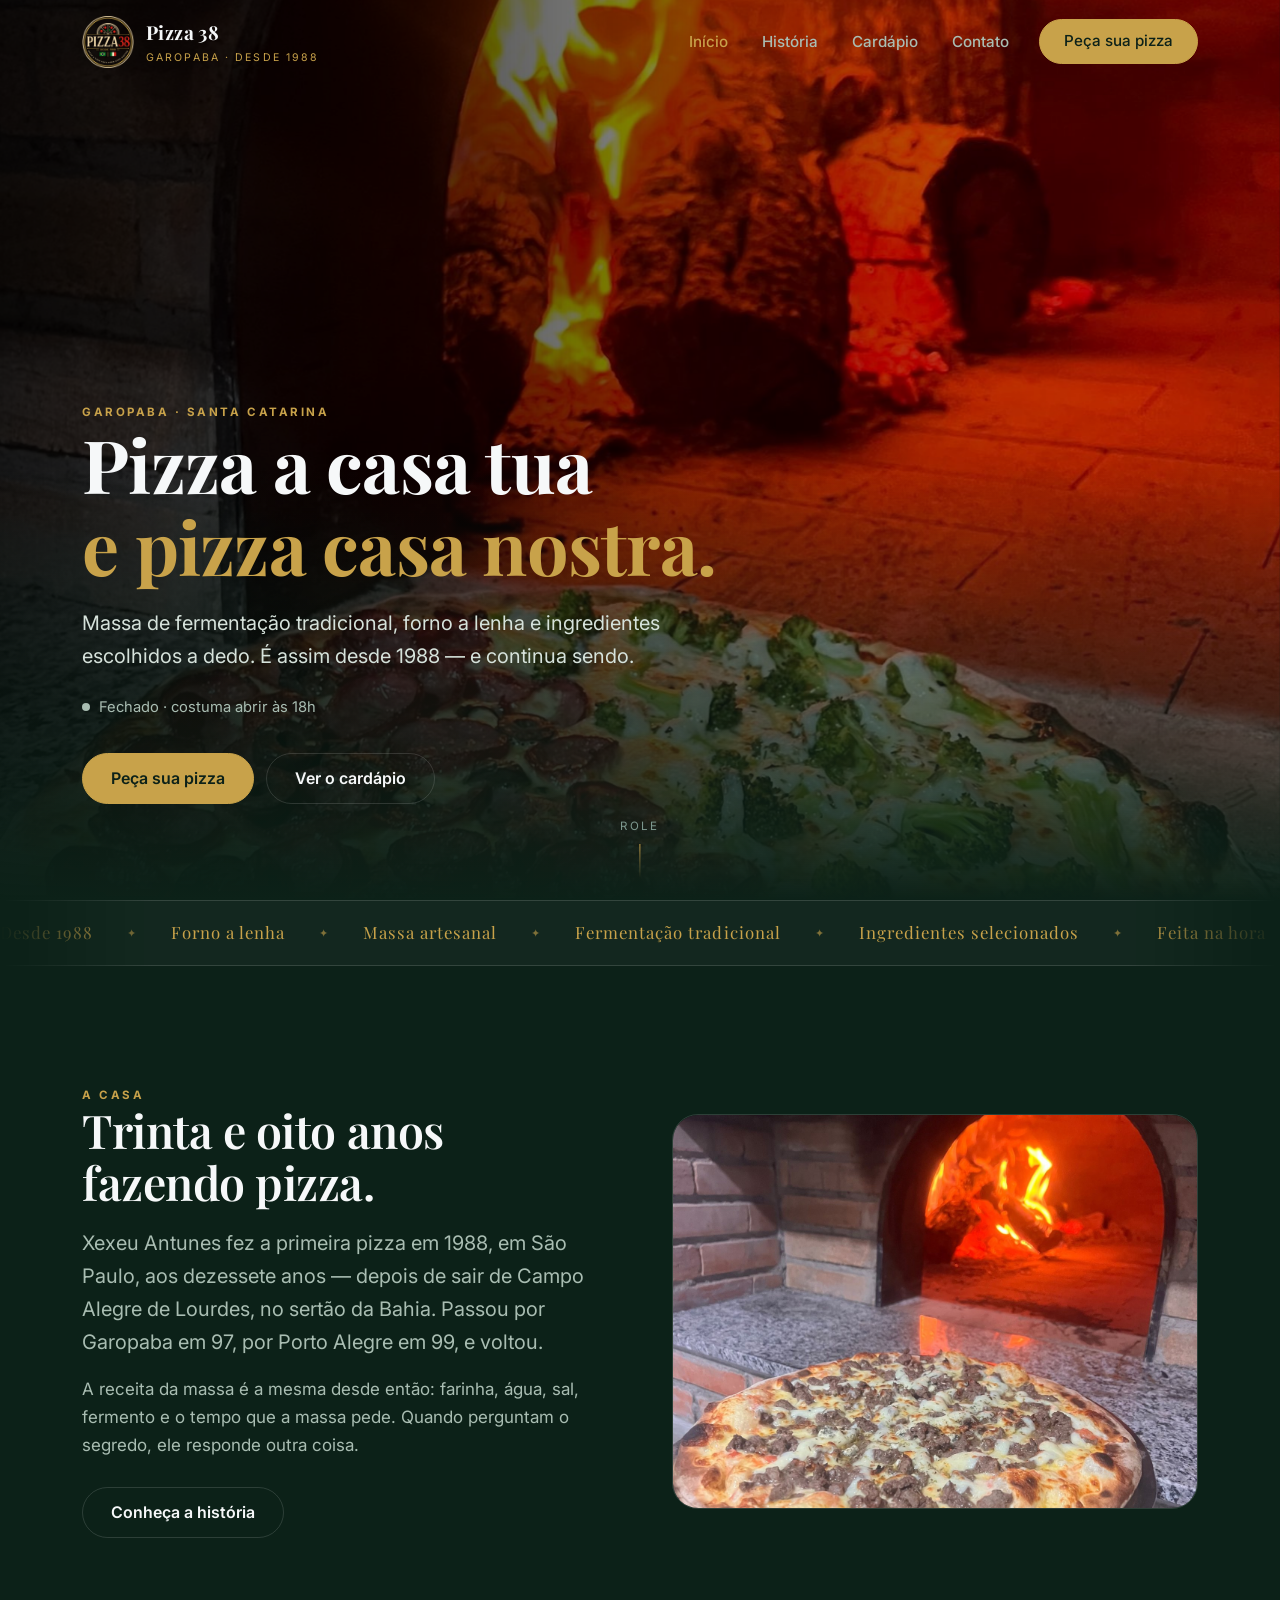
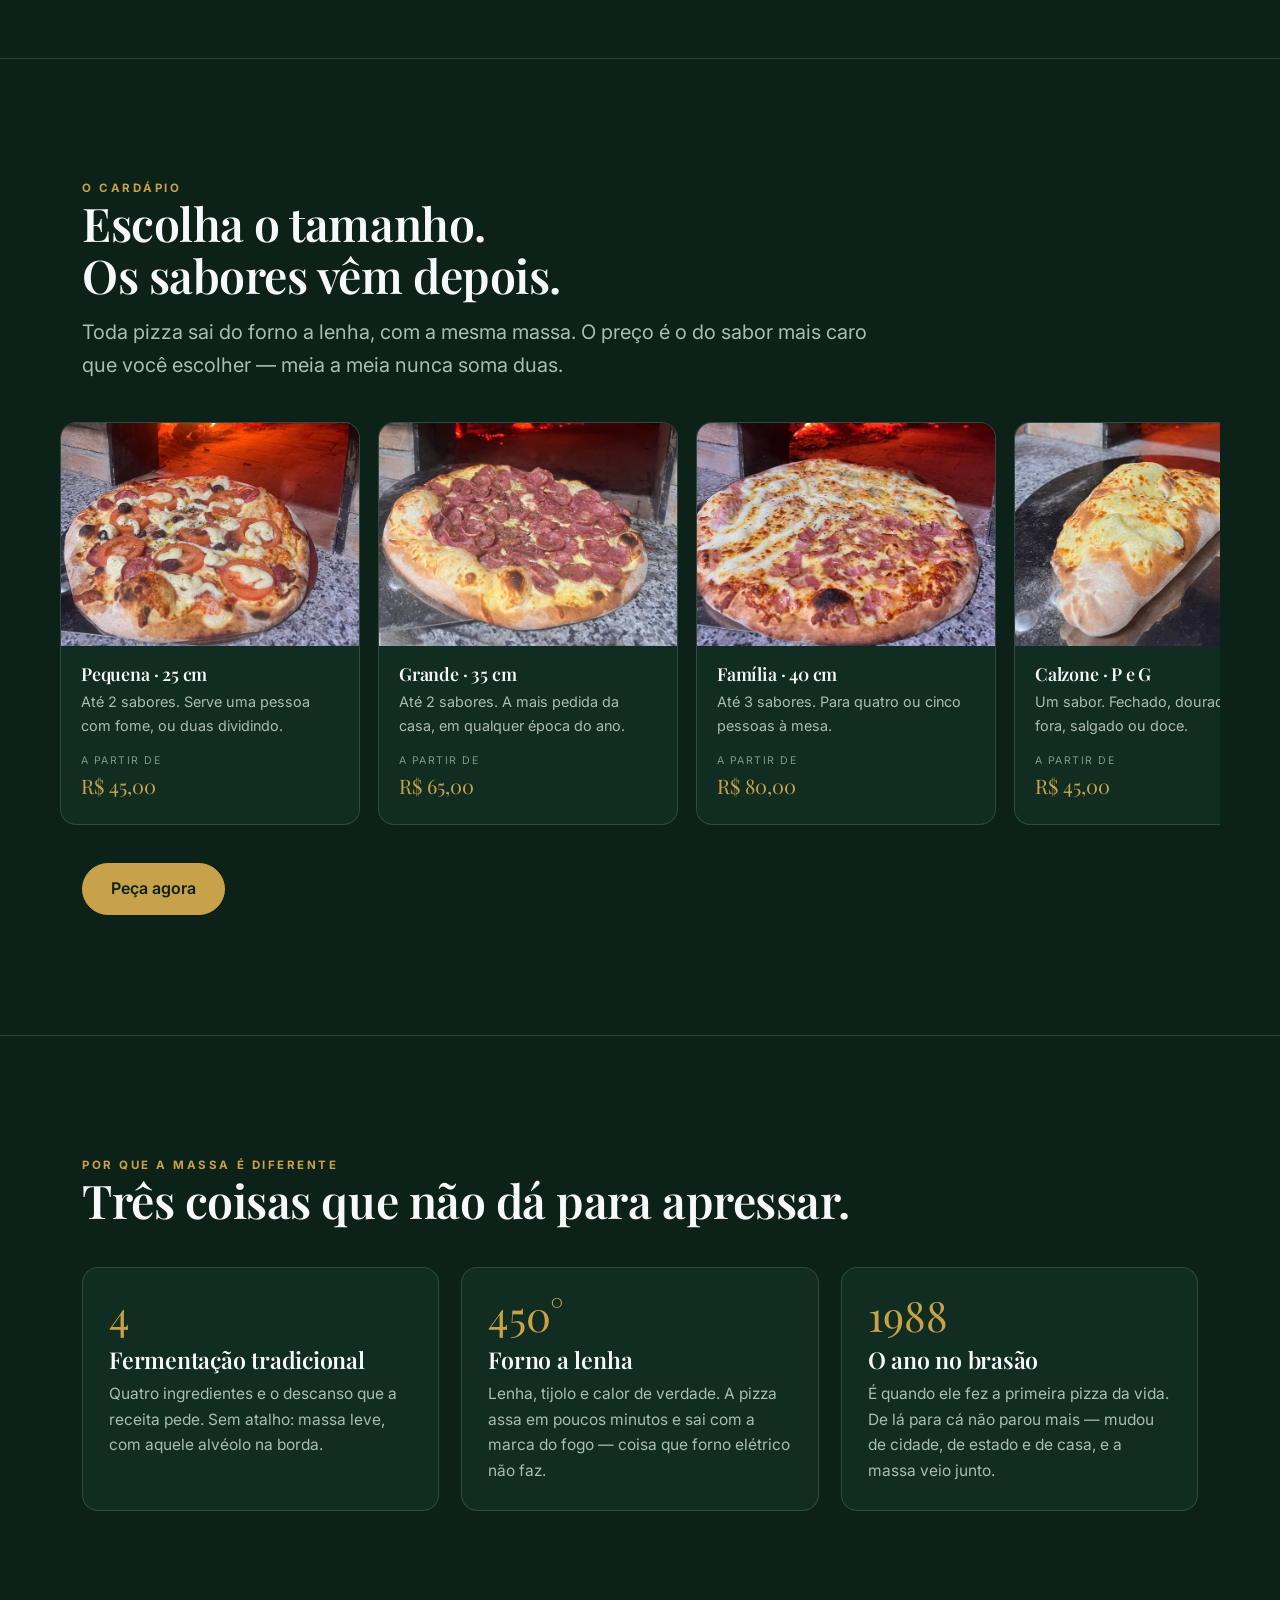
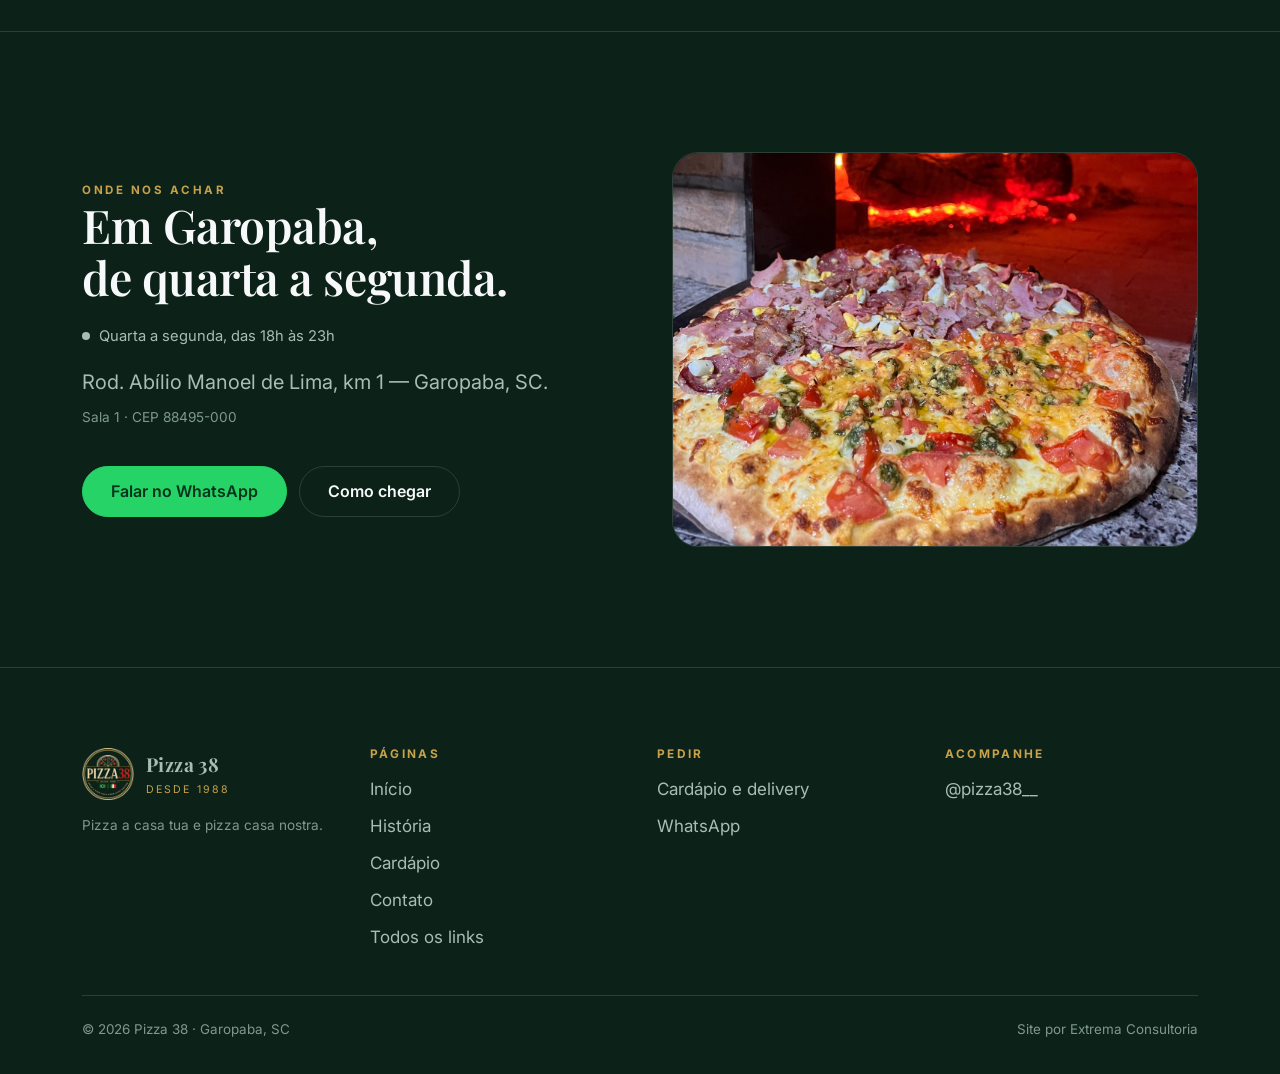
<file: index.html>
<!doctype html>
<html lang="pt-BR">
<head>
<meta charset="utf-8">
<meta name="viewport" content="width=device-width, initial-scale=1">
<title>Pizza 38 — pizzaria artesanal em Garopaba desde 1988</title>
<meta name="description" content="Massa de fermentação tradicional, forno a lenha e ingredientes selecionados. Pizza artesanal em Garopaba desde 1988. Peça pelo delivery ou retire na casa.">
<link rel="canonical" href="https://www.pizza38garopaba.com.br/">
<meta property="og:type" content="restaurant">
<meta property="og:site_name" content="Pizza 38">
<meta property="og:locale" content="pt_BR">
<meta property="og:title" content="Pizza 38 — pizzaria artesanal em Garopaba desde 1988">
<meta property="og:description" content="Massa de fermentação tradicional, forno a lenha e ingredientes selecionados. Em Garopaba desde 1988.">
<meta property="og:url" content="https://www.pizza38garopaba.com.br/">
<meta property="og:image" content="https://www.pizza38garopaba.com.br/assets/og-image-1200x630.jpg">
<meta name="twitter:card" content="summary_large_image">
<meta name="theme-color" content="#0C2118">
<link rel="icon" href="assets/favicon-32.png" sizes="32x32">
<link rel="apple-touch-icon" href="assets/favicon-180.png">
<link rel="preconnect" href="https://fonts.googleapis.com">
<link rel="preconnect" href="https://fonts.gstatic.com" crossorigin>
<link rel="stylesheet" href="https://fonts.googleapis.com/css2?family=Playfair+Display:wght@500;600;700&family=Inter:wght@400;500;600;700&display=swap">
<link rel="stylesheet" href="assets/styles.css">

<!-- Ficha da casa para o Google. Endereço, coordenadas e horário saíram do
     dado estruturado do cardápio oficial da casa — é ela publicando os
     próprios dados, não suposição nossa. -->
<script type="application/ld+json">
{
  "@context": "https://schema.org",
  "@type": "Restaurant",
  "name": "Pizza 38",
  "servesCuisine": "Pizza",
  "priceRange": "$$",
  "image": "https://www.pizza38garopaba.com.br/assets/og-image-1200x630.jpg",
  "logo": "https://www.pizza38garopaba.com.br/assets/logo.png",
  "url": "https://www.pizza38garopaba.com.br/",
  "telephone": "+55 48 99222-3968",
  "employee": {
    "@type": "Person",
    "name": "Xexeu Antunes",
    "jobTitle": "Pizzaiolo e proprietário"
  },
  "address": {
    "@type": "PostalAddress",
    "streetAddress": "Rod. Abílio Manoel de Lima, km 1, Sala 1",
    "addressLocality": "Garopaba",
    "addressRegion": "SC",
    "postalCode": "88495-000",
    "addressCountry": "BR"
  },
  "geo": {
    "@type": "GeoCoordinates",
    "latitude": -28.0477837,
    "longitude": -48.6371435
  },
  "openingHours": "We-Mo 18:00-23:00",
  "sameAs": ["https://www.instagram.com/pizza38__"]
}
</script>
</head>

<body data-zap="5548992223968" data-abre="18" data-fecha="23" data-dias="0,1,3,4,5,6">
<a class="pular" href="#conteudo">Pular para o conteúdo</a>

<header class="topo">
  <div class="wrap topo__wrap">
    <a class="topo__marca" href="./">
      <img src="assets/logo.png" alt="" width="52" height="52">
      <span class="topo__nome">
        <b>Pizza 38</b>
        <span>Garopaba · desde 1988</span>
      </span>
    </a>

    <button class="menu-btn" type="button" aria-expanded="false" aria-controls="menu" aria-label="Abrir menu">
      <span></span>
    </button>

    <nav class="menu" id="menu" aria-label="Principal">
      <a href="./" aria-current="page">Início</a>
      <a href="historia.html">História</a>
      <a href="cardapio.html">Cardápio</a>
      <a href="contato.html">Contato</a>
      <a class="btn btn--ouro" href="/pedir/?de=menu" target="_blank" rel="noopener">Peça sua pizza</a>
    </nav>
  </div>
</header>

<main id="conteudo">

  <!-- ===================== HERÓI ===================== -->
  <section class="heroi">
    <div class="heroi__fundo">
      <img src="assets/fotos/forno.jpg" alt="Chamas altas dentro do forno a lenha, com uma pizza meia calabresa meia brócolis na boca do forno" width="1800" height="1200" fetchpriority="high">
    </div>

    <div class="wrap heroi__conteudo">
      <p class="kicker sobe">Garopaba · Santa Catarina</p>
      <h1 class="sobe" style="--atraso: 80ms">
        Pizza a casa tua
        <em>e pizza casa nostra.</em>
      </h1>
      <p class="lead sobe" style="--atraso: 160ms">
        Massa de fermentação tradicional, forno a lenha e ingredientes escolhidos a dedo.
        É assim desde 1988 — e continua sendo.
      </p>

      <p class="agora sobe" data-agora style="--atraso: 220ms; margin-top: 22px">
        <span class="agora__ponto"></span>
        <span data-agora-texto>Quarta a segunda, das 18h às 23h</span>
      </p>

      <div class="heroi__acoes sobe" style="--atraso: 280ms">
        <a class="btn btn--ouro" href="/pedir/?de=heroi" target="_blank" rel="noopener">
          Peça sua pizza
        </a>
        <a class="btn btn--contorno" href="cardapio.html">Ver o cardápio</a>
      </div>
    </div>

    <a class="heroi__desce" href="#a-casa" aria-label="Rolar para o conteúdo">Role</a>
  </section>

  <!-- Âncora do topo fixo e da barra de ação: quando ela sai da tela,
       o herói acabou. Um observador, dois comportamentos. -->
  <div id="fim-do-heroi" aria-hidden="true"></div>

  <!-- ===================== SELOS ===================== -->
  <div class="marquee" aria-hidden="true">
    <ul class="marquee__fita">
      <li>Desde 1988</li><li>Forno a lenha</li><li>Massa artesanal</li>
      <li>Fermentação tradicional</li><li>Ingredientes selecionados</li><li>Feita na hora</li>
      <li>Desde 1988</li><li>Forno a lenha</li><li>Massa artesanal</li>
      <li>Fermentação tradicional</li><li>Ingredientes selecionados</li><li>Feita na hora</li>
    </ul>
  </div>

  <!-- ===================== A CASA ===================== -->
  <section class="secao" id="a-casa">
    <div class="wrap duo">
      <div>
        <p class="kicker sobe">A casa</p>
        <h2 class="sobe" style="--atraso: 60ms">Trinta e oito anos<br>fazendo pizza.</h2>
        <p class="lead sobe" style="--atraso: 120ms">
          <!-- TODO: confirmar com a casa se o nome leva acento — "Xexéu" é a
               grafia comum do apelido, mas nome de gente a gente escreve como
               o dono escreve, não como o dicionário. -->
          Xexeu Antunes fez a primeira pizza em 1988, em São Paulo, aos dezessete
          anos — depois de sair de Campo Alegre de Lourdes, no sertão da Bahia.
          Passou por Garopaba em 97, por Porto Alegre em 99, e voltou.
        </p>
        <p class="suave sobe" style="--atraso: 180ms; margin-top: 16px">
          A receita da massa é a mesma desde então: farinha, água, sal, fermento e
          o tempo que a massa pede. Quando perguntam o segredo, ele responde outra
          coisa.
        </p>
        <p class="sobe" style="--atraso: 240ms; margin-top: 28px">
          <a class="btn btn--contorno" href="historia.html">Conheça a história</a>
        </p>
      </div>

      <div class="duo__foto sobe" style="--atraso: 140ms">
        <img src="assets/fotos/forno-tijolo.jpg" alt="O forno a lenha da casa, de tijolo, com a lenha acesa ao fundo" width="1400" height="1050" loading="lazy">
      </div>
    </div>
  </section>

  <!-- ===================== TAMANHOS ===================== -->
  <section class="secao secao--linha">
    <div class="wrap">
      <p class="kicker sobe">O cardápio</p>
      <h2 class="sobe" style="--atraso: 60ms">Escolha o tamanho.<br>Os sabores vêm depois.</h2>
      <p class="lead sobe" style="--atraso: 120ms; margin-top: 14px">
        Toda pizza sai do forno a lenha, com a mesma massa. O preço é o do sabor
        mais caro que você escolher — meia a meia nunca soma duas.
      </p>
    </div>

    <div class="wrap" style="margin-top: 36px">
      <div class="vitrine sem-barra sobe" style="--atraso: 160ms">

        <a class="prato" href="cardapio.html#tamanhos">
          <span class="prato__foto">
            <img src="assets/fotos/pizza-tomate.jpg" alt="" width="1400" height="1050" loading="lazy">
          </span>
          <span class="prato__corpo">
            <h3>Pequena · 25 cm</h3>
            <p>Até 2 sabores. Serve uma pessoa com fome, ou duas dividindo.</p>
            <span class="prato__preco" data-preco="pizza-pequena"><small>a partir de</small>R$ 45,00</span>
          </span>
        </a>

        <a class="prato" href="cardapio.html#tamanhos">
          <span class="prato__foto">
            <img src="assets/fotos/pizza-calabresa.jpg" alt="" width="1400" height="1050" loading="lazy">
          </span>
          <span class="prato__corpo">
            <h3>Grande · 35 cm</h3>
            <p>Até 2 sabores. A mais pedida da casa, em qualquer época do ano.</p>
            <span class="prato__preco" data-preco="pizza-grande"><small>a partir de</small>R$ 65,00</span>
          </span>
        </a>

        <a class="prato" href="cardapio.html#tamanhos">
          <span class="prato__foto">
            <img src="assets/fotos/pizza-queijos.jpg" alt="" width="1400" height="1050" loading="lazy">
          </span>
          <span class="prato__corpo">
            <h3>Família · 40 cm</h3>
            <p>Até 3 sabores. Para quatro ou cinco pessoas à mesa.</p>
            <span class="prato__preco" data-preco="pizza-familia"><small>a partir de</small>R$ 80,00</span>
          </span>
        </a>

        <a class="prato" href="cardapio.html#calzones">
          <span class="prato__foto">
            <img src="assets/fotos/calzone.jpg" alt="" width="1400" height="1050" loading="lazy">
          </span>
          <span class="prato__corpo">
            <h3>Calzone · P e G</h3>
            <p>Um sabor. Fechado, dourado por fora, salgado ou doce.</p>
            <span class="prato__preco" data-preco="calzone-p"><small>a partir de</small>R$ 45,00</span>
          </span>
        </a>

      </div>
    </div>

    <div class="wrap" style="margin-top: 30px">
      <a class="btn btn--ouro sobe" href="/pedir/?de=tamanhos" target="_blank" rel="noopener">
        Peça agora
      </a>
    </div>
  </section>

  <!-- ===================== O QUE FAZ DIFERENÇA ===================== -->
  <section class="secao secao--linha">
    <div class="wrap">
      <p class="kicker sobe">Por que a massa é diferente</p>
      <h2 class="sobe" style="--atraso: 60ms">Três coisas que não dá para apressar.</h2>

      <div class="grade grade--3" style="margin-top: 40px">
        <article class="cartao sobe" style="--atraso: 100ms">
          <span class="cartao__num">4</span>
          <h3>Fermentação tradicional</h3>
          <p>
            Quatro ingredientes e o descanso que a receita pede. Sem atalho: massa
            leve, com aquele alvéolo na borda.
          </p>
        </article>

        <article class="cartao sobe" style="--atraso: 170ms">
          <span class="cartao__num">450°</span>
          <h3>Forno a lenha</h3>
          <p>
            Lenha, tijolo e calor de verdade. A pizza assa em poucos minutos e sai com
            a marca do fogo — coisa que forno elétrico não faz.
          </p>
        </article>

        <article class="cartao sobe" style="--atraso: 240ms">
          <span class="cartao__num">1988</span>
          <h3>O ano no brasão</h3>
          <!-- TODO: confirmar com a casa se o "38" do nome vem do 88 de 1988 —
               é o palpite óbvio, mas é palpite. O ano, esse é dele: é quando
               comeu e fez a primeira pizza, em São Paulo. -->
          <p>
            É quando ele fez a primeira pizza da vida. De lá para cá não parou mais
            — mudou de cidade, de estado e de casa, e a massa veio junto.
          </p>
        </article>
      </div>
    </div>
  </section>

  <!-- ===================== ONDE ===================== -->
  <section class="secao secao--linha" id="onde">
    <div class="wrap duo duo--invertido">
      <div class="duo__foto sobe">
        <img src="assets/fotos/mesa.jpg" alt="Pizza meia presunto meia pesto saindo do forno" width="1400" height="1050" loading="lazy">
      </div>

      <div>
        <p class="kicker sobe">Onde nos achar</p>
        <h2 class="sobe" style="--atraso: 60ms">Em Garopaba,<br>de quarta a segunda.</h2>

        <p class="agora sobe" data-agora style="--atraso: 110ms; margin-top: 20px">
          <span class="agora__ponto"></span>
          <span data-agora-texto>Quarta a segunda, das 18h às 23h</span>
        </p>

        <!-- Endereço, coordenadas e dias saíram do dado estruturado do
             cardápio oficial da casa (schema.org/Restaurant em
             pizzaria38.dvstore.com.br) — é a própria casa publicando. -->
        <p class="lead sobe" style="--atraso: 160ms; margin-top: 18px">
          Rod. Abílio Manoel de Lima, km 1 — Garopaba, SC.<br>
          <span class="mini">Sala 1 · CEP 88495-000</span>
        </p>

        <div class="heroi__acoes sobe" style="--atraso: 220ms">
          <a class="btn btn--zap" data-zap-msg="Olá! Gostaria de fazer um pedido na Pizza 38." href="#">
            Falar no WhatsApp
          </a>
          <a class="btn btn--contorno" href="https://www.google.com/maps/search/?api=1&amp;query=-28.0477837,-48.6371435" target="_blank" rel="noopener">Como chegar</a>
        </div>
      </div>
    </div>
  </section>

</main>

<footer class="rodape">
  <div class="wrap">
    <div class="rodape__grade">
      <div>
        <a class="topo__marca" href="./" style="margin-bottom: 14px">
          <img src="assets/logo.png" alt="" width="52" height="52">
          <span class="topo__nome"><b>Pizza 38</b><span>Desde 1988</span></span>
        </a>
        <p class="mini" style="max-width: 30ch">
          Pizza a casa tua e pizza casa nostra.
        </p>
      </div>

      <div>
        <h4>Páginas</h4>
        <ul>
          <li><a href="./">Início</a></li>
          <li><a href="historia.html">História</a></li>
          <li><a href="cardapio.html">Cardápio</a></li>
          <li><a href="contato.html">Contato</a></li>
          <li><a href="links/">Todos os links</a></li>
        </ul>
      </div>

      <div>
        <h4>Pedir</h4>
        <ul>
          <li><a href="/pedir/?de=rodape" target="_blank" rel="noopener">Cardápio e delivery</a></li>
          <li><a data-zap-msg="Olá! Gostaria de fazer um pedido na Pizza 38." href="#">WhatsApp</a></li>
        </ul>
      </div>

      <div>
        <h4>Acompanhe</h4>
        <ul>
          <li><a href="https://www.instagram.com/pizza38__" target="_blank" rel="noopener">@pizza38__</a></li>
        </ul>
      </div>
    </div>

    <div class="rodape__fim">
      <span>© <span data-ano>2026</span> Pizza 38 · Garopaba, SC</span>
      <span>Site por <a href="https://extremaconsultoria.com.br" target="_blank" rel="noopener">Extrema Consultoria</a></span>
    </div>
  </div>
</footer>

<!-- No celular, a ação principal volta ao alcance do polegar depois do herói. -->
<div class="barra-fixa">
  <a class="btn btn--ouro" href="/pedir/?de=barra" target="_blank" rel="noopener">
    Peça sua pizza
  </a>
</div>

<script src="assets/site.js" defer></script>
<script src="assets/medir.js" defer></script>
</body>
</html>
</file>
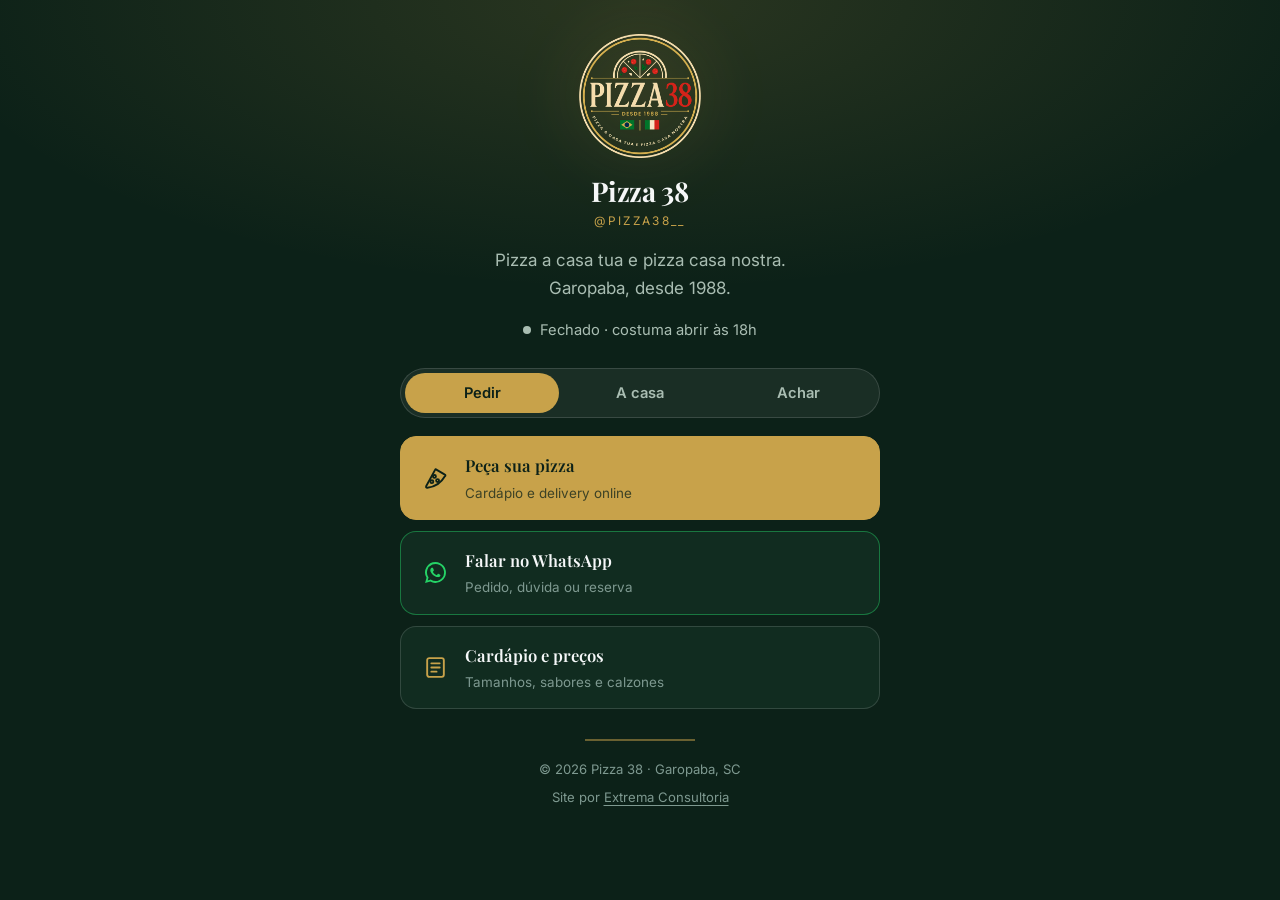
<file: links/index.html>
<!doctype html>
<html lang="pt-BR">
<head>
<meta charset="utf-8">
<meta name="viewport" content="width=device-width, initial-scale=1">
<title>Pizza 38 — todos os links</title>
<meta name="description" content="Peça sua pizza, fale no WhatsApp, veja o cardápio e encontre a Pizza 38 em Garopaba.">
<!--
  `noindex` de propósito: esta página não compete com o site no Google.
  Ela existe para uma coisa só — ser o link da bio do @pizza38__.
-->
<meta name="robots" content="noindex, follow">
<link rel="canonical" href="https://www.pizza38garopaba.com.br/links/">
<meta property="og:type" content="website">
<meta property="og:site_name" content="Pizza 38">
<meta property="og:locale" content="pt_BR">
<meta property="og:title" content="Pizza 38 — todos os links">
<meta property="og:description" content="Peça sua pizza, fale no WhatsApp, veja o cardápio e encontre a Pizza 38 em Garopaba.">
<meta property="og:url" content="https://www.pizza38garopaba.com.br/links/">
<meta property="og:image" content="https://www.pizza38garopaba.com.br/assets/og-image-1200x630.jpg">
<meta name="twitter:card" content="summary_large_image">
<meta name="theme-color" content="#0C2118">
<link rel="icon" href="../assets/favicon-32.png" sizes="32x32">
<link rel="apple-touch-icon" href="../assets/favicon-180.png">
<link rel="preconnect" href="https://fonts.googleapis.com">
<link rel="preconnect" href="https://fonts.gstatic.com" crossorigin>
<link rel="stylesheet" href="https://fonts.googleapis.com/css2?family=Playfair+Display:wght@500;600;700&family=Inter:wght@400;500;600;700&display=swap">
<link rel="stylesheet" href="../assets/styles.css">

<style>
  /*
    A folha do site já traz os tokens da casa. Aqui fica só o que é
    exclusivo desta página — coluna única de celular, que não reaparece
    em lugar nenhum do site.
  */
  body.bio {
    min-height: 100svh;
    display: flex; flex-direction: column; align-items: center;
    padding: 34px 20px 40px;
    background:
      radial-gradient(80% 46% at 50% 0%, rgb(200 162 74 / .16), transparent 70%),
      var(--verde);
  }
  .coluna { width: 100%; max-width: 480px; display: flex; flex-direction: column; align-items: center; }

  /* Sem borda: o brasão já traz o próprio filete dourado, e um segundo anel
     por fora vira dois aros concêntricos. O brilho vai de `drop-shadow`, que
     segue o recorte da arte, e não de `box-shadow`, que faria um quadrado. */
  .bio__marca {
    width: 124px; height: 124px;
    filter: drop-shadow(0 0 34px rgb(200 162 74 / .45));
  }
  .bio h1 { font-size: 1.7rem; margin-top: 18px; }
  .bio__arroba {
    margin-top: 6px; font-size: .74rem; letter-spacing: .2em; text-transform: uppercase;
    color: var(--ouro); text-decoration: none;
  }
  .bio__frase { text-align: center; margin-top: 14px; max-width: 30ch; color: var(--cinza); }
  .bio .agora { margin-top: 16px; }

  /* abas */
  .abas {
    display: flex; gap: 4px; margin-top: 26px; width: 100%;
    background: rgb(246 248 249 / .06); border: 1px solid var(--linha);
    border-radius: 999px; padding: 4px;
  }
  .abas button {
    flex: 1; appearance: none; border: 0; cursor: pointer;
    background: transparent; color: var(--cinza);
    font: 600 .92rem var(--fonte-corpo); padding: 11px 6px; border-radius: 999px;
    transition: background .2s, color .2s;
  }
  .abas button:hover { color: var(--creme); }
  .abas button[aria-selected="true"] { background: var(--ouro); color: var(--verde); }

  .lista { width: 100%; display: flex; flex-direction: column; gap: 11px; margin-top: 18px; }

  .lk {
    display: flex; align-items: center; gap: 14px; width: 100%;
    background: var(--verde-2); border: 1.5px solid var(--linha);
    border-radius: var(--radius-md); padding: 15px 18px;
    text-decoration: none; color: var(--creme);
    transition: transform .12s ease-out, border-color .2s;
  }
  .lk:hover { border-color: rgb(200 162 74 / .6); }
  .lk:active { transform: scale(.985); }
  .lk .ico { flex: none; width: 32px; height: 32px; display: flex; align-items: center; justify-content: center; color: var(--ouro); }
  .lk .ico svg { width: 25px; height: 25px; }
  .lk b { display: block; font-family: var(--fonte-titulo); font-weight: 600; font-size: 1.04rem; }
  .lk small { display: block; font-size: .84rem; color: var(--cinza-2); margin-top: 2px; }

  .lk--destaque { background: var(--ouro); border-color: var(--ouro); color: var(--verde); }
  .lk--destaque .ico { color: var(--verde); }
  .lk--destaque small { color: rgb(12 33 24 / .74); }
  .lk--destaque:hover { border-color: var(--creme); }

  .lk--zap { border-color: rgb(37 211 102 / .45); }
  .lk--zap .ico { color: var(--whatsapp); }

  /*
    Link sem destino fica apagado e fora da ordem de tabulação, nunca
    clicável. É a regra do molde da Extrema: melhor desligado do que
    quebrado — quem clica num link morto não volta.
  */
  .lk[aria-disabled="true"] { opacity: .42; pointer-events: none; }

  .bio__risco { width: 110px; height: 2px; background: var(--ouro); opacity: .5; margin-top: 30px; }
  .bio__rod {
    margin-top: 18px; text-align: center; font-size: .82rem; color: var(--cinza-2);
    display: flex; flex-direction: column; gap: 6px;
  }
  .bio__rod a { color: var(--cinza-2); }
</style>
</head>

<body class="bio" data-zap="5548992223968" data-abre="18" data-fecha="23" data-dias="0,1,3,4,5,6">
<main class="coluna">

  <img class="bio__marca" src="../assets/logo.png" alt="Brasão da Pizza 38" width="124" height="124">
  <h1>Pizza 38</h1>
  <a class="bio__arroba" href="https://www.instagram.com/pizza38__" target="_blank" rel="noopener">@pizza38__</a>
  <p class="bio__frase">Pizza a casa tua e pizza casa nostra. Garopaba, desde 1988.</p>

  <p class="agora" data-agora>
    <span class="agora__ponto"></span>
    <span data-agora-texto>Quarta a segunda, das 18h às 23h</span>
  </p>

  <div class="abas" data-abas role="tablist" aria-label="Seções">
    <button type="button" role="tab" data-aba="pedir"    aria-controls="p-pedir"    aria-selected="true">Pedir</button>
    <button type="button" role="tab" data-aba="a-casa"   aria-controls="p-a-casa"   aria-selected="false" tabindex="-1">A casa</button>
    <button type="button" role="tab" data-aba="achar"    aria-controls="p-achar"    aria-selected="false" tabindex="-1">Achar</button>
  </div>

  <!-- ===================== PEDIR ===================== -->
  <nav class="lista" id="p-pedir" role="tabpanel" aria-label="Pedir">
    <a class="lk lk--destaque" href="/pedir/?de=bio" target="_blank" rel="noopener">
      <span class="ico">
        <svg viewBox="0 0 24 24" fill="none" stroke="currentColor" stroke-width="1.8" stroke-linecap="round" stroke-linejoin="round" aria-hidden="true">
          <path d="M12 3 3 19.5a1 1 0 0 0 1.2 1.4A22 22 0 0 0 21 9.9 1 1 0 0 0 20.6 8L12 3z"/>
          <circle cx="11" cy="10" r="1.4"/><circle cx="14" cy="14" r="1.4"/><circle cx="8.5" cy="15" r="1.4"/>
        </svg>
      </span>
      <span>
        <b>Peça sua pizza</b>
        <small>Cardápio e delivery online</small>
      </span>
    </a>

    <a class="lk lk--zap" data-zap-msg="Olá! Gostaria de fazer um pedido na Pizza 38." href="#">
      <span class="ico">
        <svg viewBox="0 0 24 24" fill="currentColor" aria-hidden="true"><path d="M12 2a10 10 0 0 0-8.6 15.1L2 22l5.1-1.3A10 10 0 1 0 12 2zm0 18.2a8.2 8.2 0 0 1-4.2-1.2l-.3-.2-3 .8.8-2.9-.2-.3A8.2 8.2 0 1 1 12 20.2zm4.5-6.1c-.2-.1-1.5-.7-1.7-.8-.2-.1-.4-.1-.6.1-.2.2-.6.8-.8 1-.1.2-.3.2-.5.1-.7-.3-1.4-.7-2-1.3-.5-.5-1-1.1-1.3-1.7-.1-.2 0-.4.1-.5l.4-.5.3-.4v-.5l-.7-1.8c-.2-.5-.4-.4-.6-.4h-.5c-.2 0-.5.1-.7.3-.6.6-.9 1.3-.9 2.1 0 .9.4 1.8 1 2.6 1.1 1.6 2.6 2.9 4.4 3.6.5.2.9.3 1.3.4.5.1 1 .1 1.5 0 .6-.2 1.1-.6 1.4-1.1.1-.3.2-.7.1-1l-.4-.2z"/></svg>
      </span>
      <span>
        <b>Falar no WhatsApp</b>
        <small>Pedido, dúvida ou reserva</small>
      </span>
    </a>

    <a class="lk" href="../cardapio.html?utm_source=linktree&amp;utm_medium=bio&amp;utm_campaign=pedir">
      <span class="ico">
        <svg viewBox="0 0 24 24" fill="none" stroke="currentColor" stroke-width="1.8" stroke-linecap="round" stroke-linejoin="round" aria-hidden="true">
          <rect x="4" y="3" width="16" height="18" rx="2"/><path d="M8 8h8M8 12h8M8 16h5"/>
        </svg>
      </span>
      <span>
        <b>Cardápio e preços</b>
        <small>Tamanhos, sabores e calzones</small>
      </span>
    </a>
  </nav>

  <!-- ===================== A CASA ===================== -->
  <nav class="lista" id="p-a-casa" role="tabpanel" aria-label="A casa" hidden>
    <a class="lk" href="../?utm_source=linktree&amp;utm_medium=bio&amp;utm_campaign=a-casa">
      <span class="ico">
        <svg viewBox="0 0 24 24" fill="none" stroke="currentColor" stroke-width="1.8" stroke-linecap="round" stroke-linejoin="round" aria-hidden="true">
          <path d="M3 11 12 3l9 8"/><path d="M5 10v10h14V10"/>
        </svg>
      </span>
      <span>
        <b>Site da Pizza 38</b>
        <small>pizza38garopaba.com.br</small>
      </span>
    </a>

    <a class="lk" href="../historia.html?utm_source=linktree&amp;utm_medium=bio&amp;utm_campaign=a-casa">
      <span class="ico">
        <svg viewBox="0 0 24 24" fill="none" stroke="currentColor" stroke-width="1.8" stroke-linecap="round" stroke-linejoin="round" aria-hidden="true">
          <path d="M12 20.5S4 16 4 9.5A4.5 4.5 0 0 1 12 7a4.5 4.5 0 0 1 8 2.5c0 6.5-8 11-8 11z"/>
        </svg>
      </span>
      <span>
        <b>Nossa história</b>
        <small>Trinta e oito anos de forno aceso</small>
      </span>
    </a>

    <a class="lk" href="https://www.instagram.com/pizza38__" target="_blank" rel="noopener">
      <span class="ico">
        <svg viewBox="0 0 24 24" fill="none" stroke="currentColor" stroke-width="1.8" stroke-linecap="round" stroke-linejoin="round" aria-hidden="true">
          <rect x="3" y="3" width="18" height="18" rx="5"/><circle cx="12" cy="12" r="4"/><circle cx="17.4" cy="6.6" r="1.1" fill="currentColor" stroke="none"/>
        </svg>
      </span>
      <span>
        <b>Instagram</b>
        <small>@pizza38__</small>
      </span>
    </a>
  </nav>

  <!-- ===================== ACHAR ===================== -->
  <nav class="lista" id="p-achar" role="tabpanel" aria-label="Achar" hidden>
    <a class="lk" href="https://www.google.com/maps/search/?api=1&amp;query=-28.0477837,-48.6371435" target="_blank" rel="noopener">
      <span class="ico">
        <svg viewBox="0 0 24 24" fill="none" stroke="currentColor" stroke-width="1.8" stroke-linecap="round" stroke-linejoin="round" aria-hidden="true">
          <path d="M12 22s7-6.2 7-12a7 7 0 1 0-14 0c0 5.8 7 12 7 12z"/><circle cx="12" cy="10" r="2.5"/>
        </svg>
      </span>
      <span>
        <b>Como chegar</b>
        <small>Rod. Abílio Manoel de Lima, km 1 · Garopaba</small>
      </span>
    </a>

    <a class="lk" href="tel:+5548992223968">
      <span class="ico">
        <svg viewBox="0 0 24 24" fill="none" stroke="currentColor" stroke-width="1.8" stroke-linecap="round" stroke-linejoin="round" aria-hidden="true">
          <path d="M6.5 3h3l1.5 4.5-2 1.5a12 12 0 0 0 6 6l1.5-2L21 14.5v3a2 2 0 0 1-2.2 2A16.5 16.5 0 0 1 4 5.2 2 2 0 0 1 6.5 3z"/>
        </svg>
      </span>
      <span>
        <b>(48) 99222-3968</b>
        <small>Ligar para a pizzaria</small>
      </span>
    </a>

    <a class="lk" href="../contato.html?utm_source=linktree&amp;utm_medium=bio&amp;utm_campaign=achar">
      <span class="ico">
        <svg viewBox="0 0 24 24" fill="none" stroke="currentColor" stroke-width="1.8" stroke-linecap="round" stroke-linejoin="round" aria-hidden="true">
          <circle cx="12" cy="12" r="9"/><path d="M12 7v5l3.2 1.9"/>
        </svg>
      </span>
      <span>
        <b>Horário e endereço</b>
        <small>Quarta a segunda, das 18h às 23h</small>
      </span>
    </a>
  </nav>

  <div class="bio__risco"></div>

  <div class="bio__rod">
    <span>© <span data-ano>2026</span> Pizza 38 · Garopaba, SC</span>
    <span>Site por <a href="https://extremaconsultoria.com.br" target="_blank" rel="noopener">Extrema Consultoria</a></span>
  </div>

</main>

<script src="../assets/site.js" defer></script>
<script src="../assets/medir.js" defer></script>
</body>
</html>
</file>
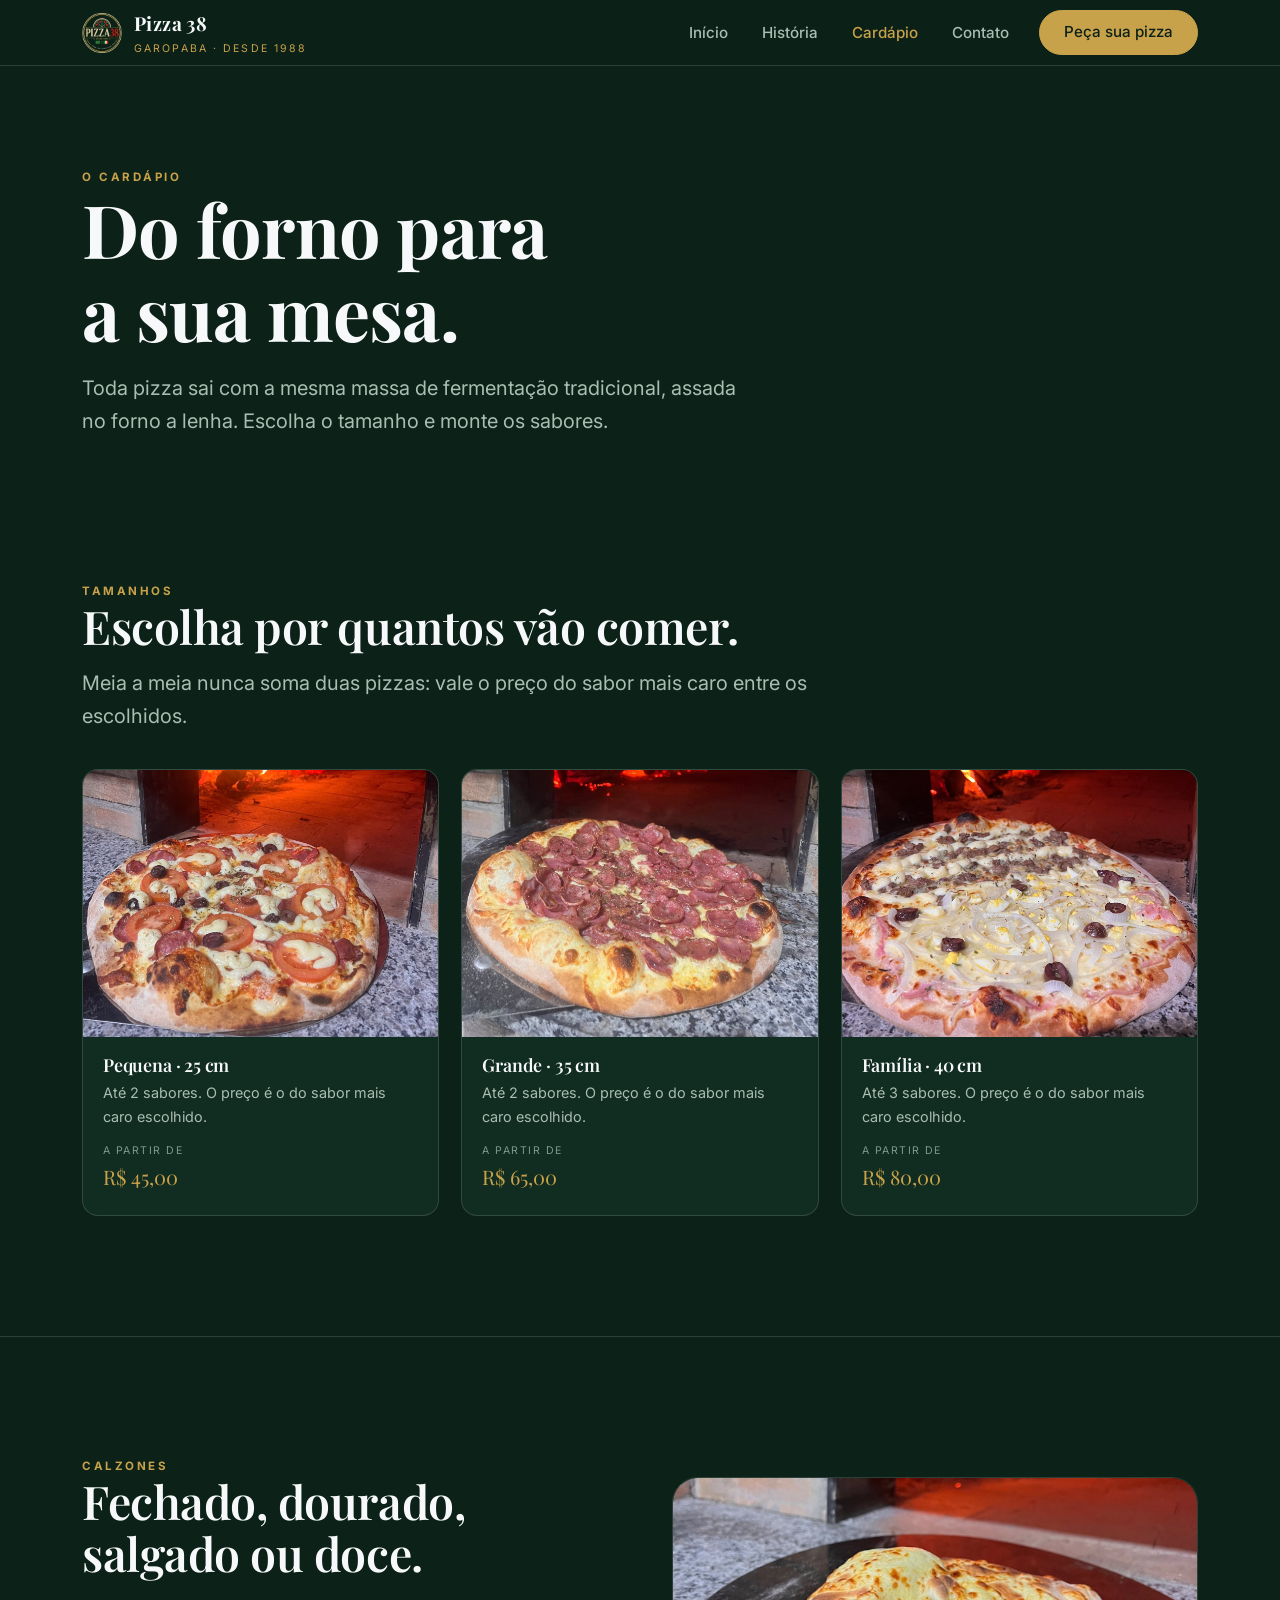
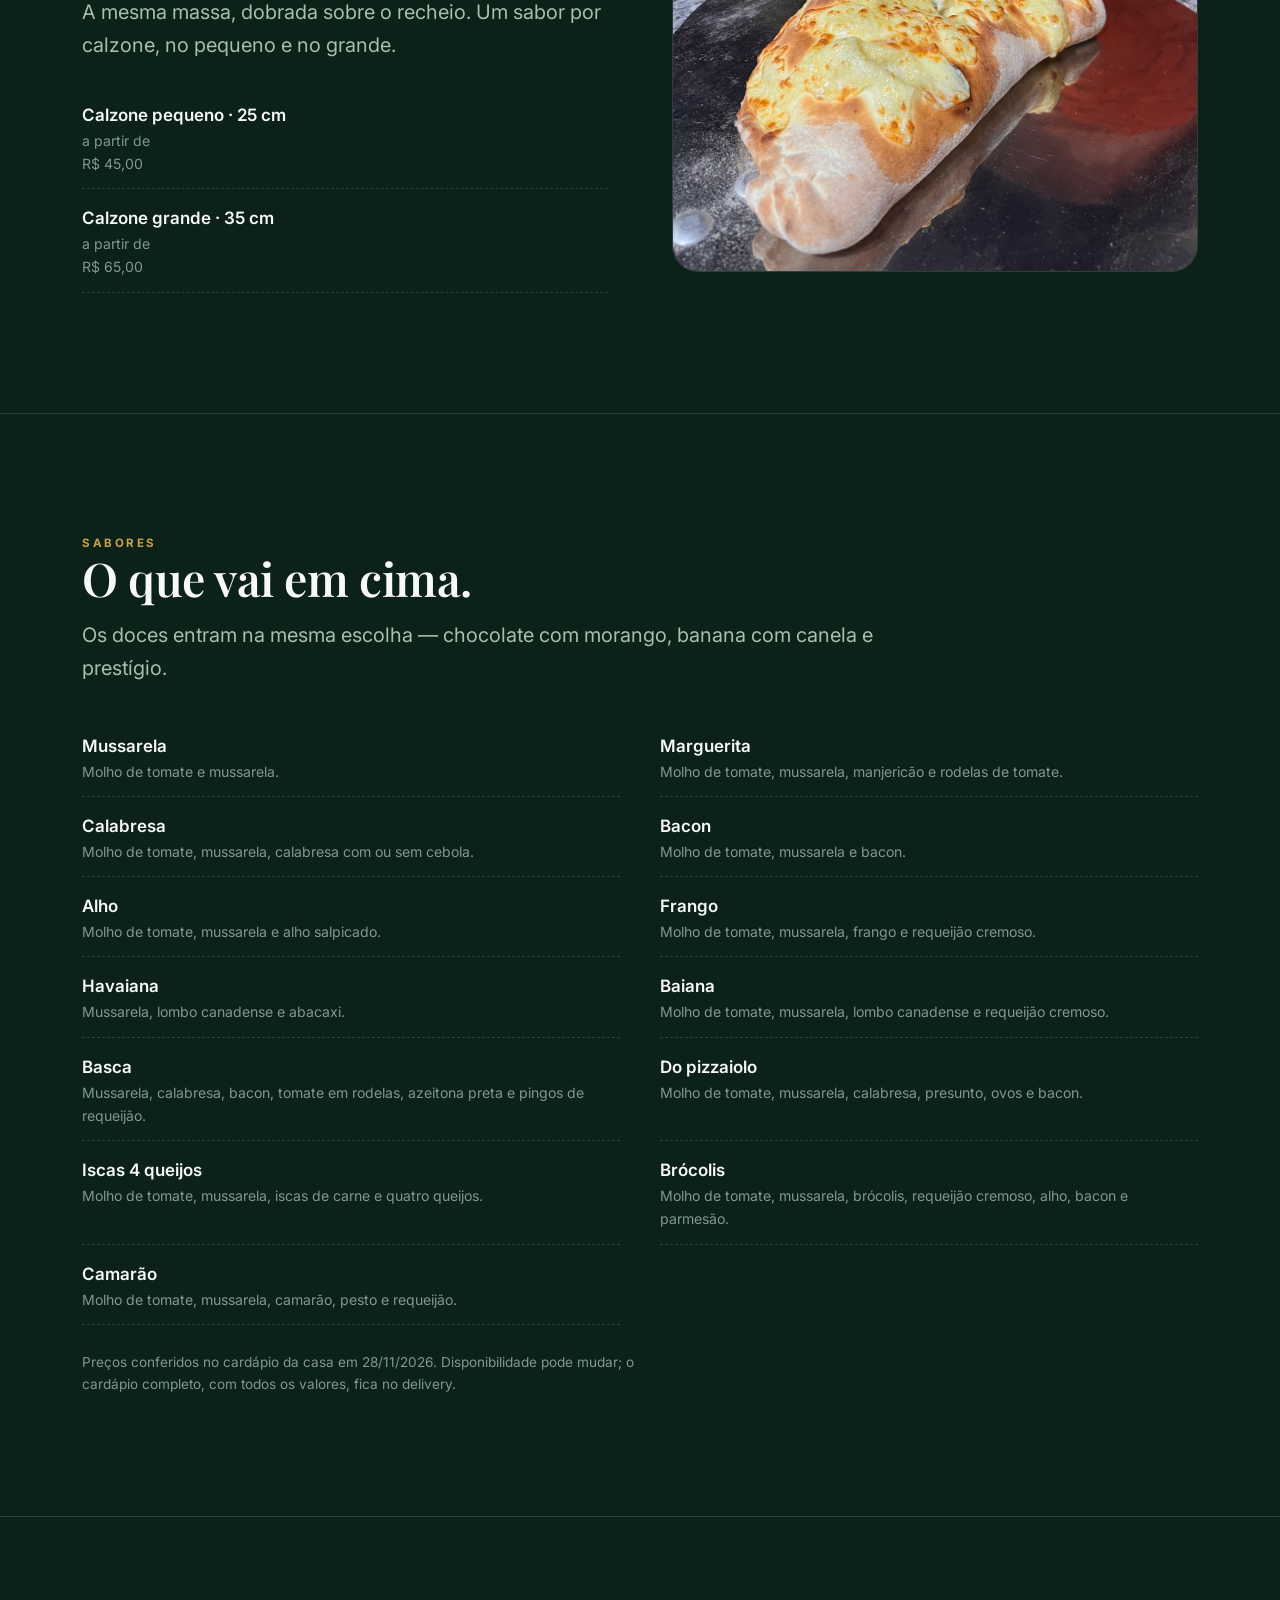
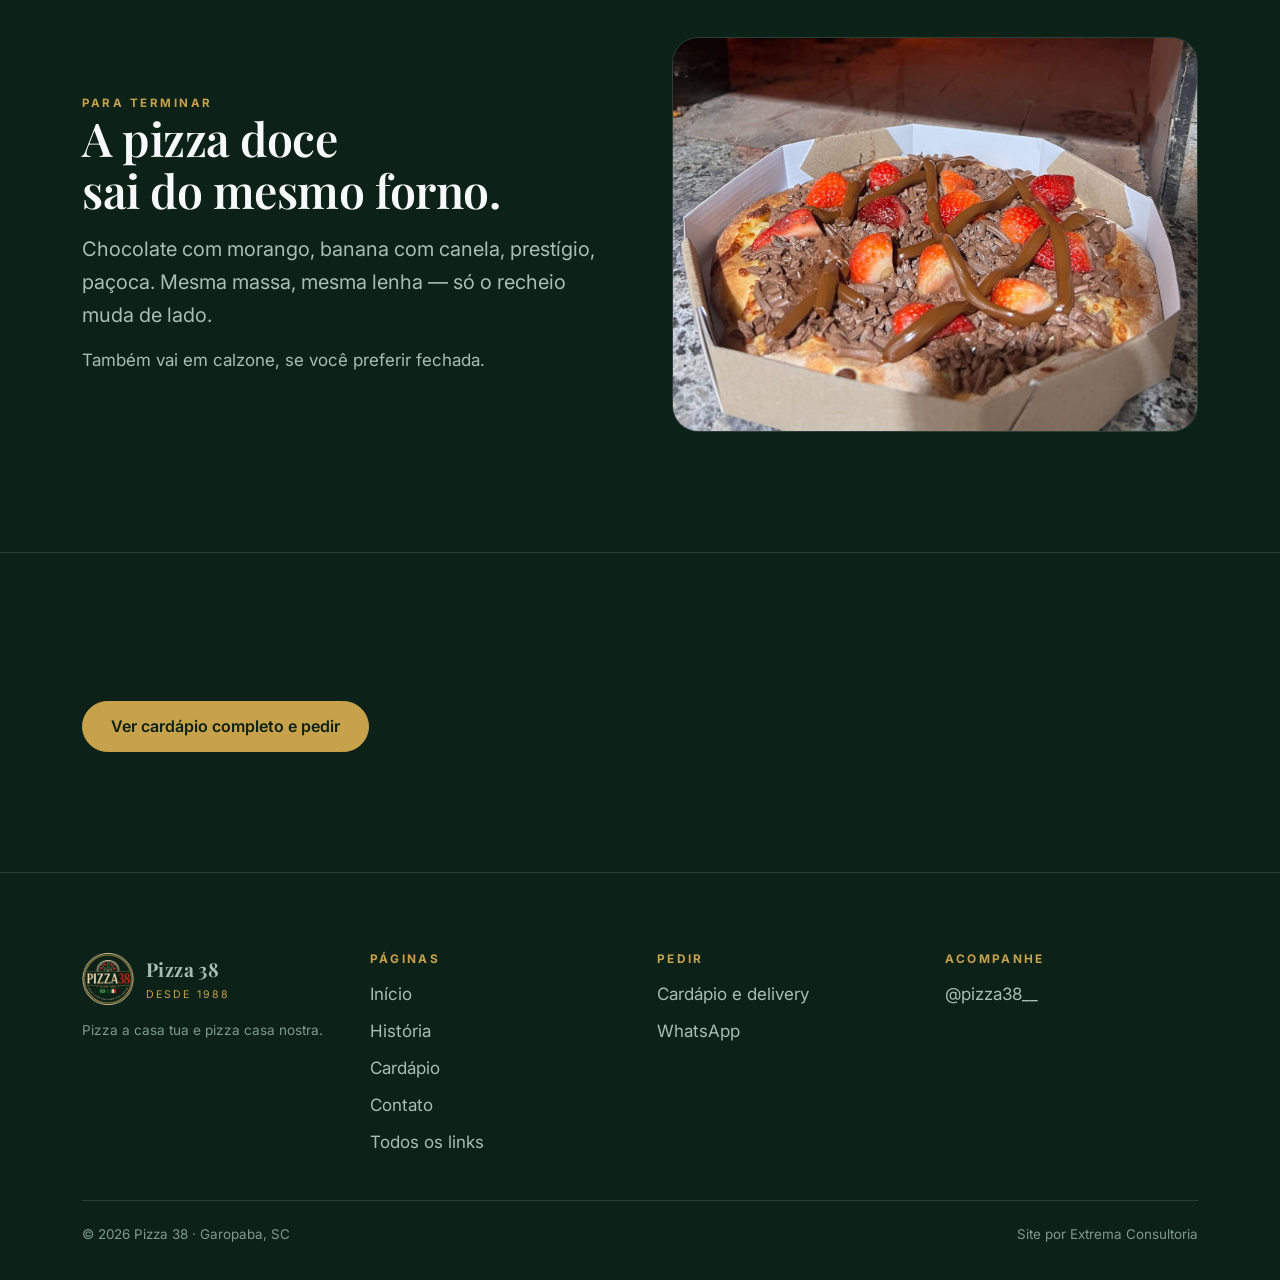
<file: cardapio.html>
<!doctype html>
<html lang="pt-BR">
<head>
<meta charset="utf-8">
<meta name="viewport" content="width=device-width, initial-scale=1">
<title>Cardápio — Pizza 38, Garopaba</title>
<meta name="description" content="Pizzas de 25, 35 e 40 cm, calzones e sabores da Pizza 38 em Garopaba. Massa de fermentação tradicional e forno a lenha. Peça pelo delivery.">
<link rel="canonical" href="https://www.pizza38garopaba.com.br/cardapio.html">
<meta property="og:type" content="website">
<meta property="og:site_name" content="Pizza 38">
<meta property="og:locale" content="pt_BR">
<meta property="og:title" content="Cardápio — Pizza 38, Garopaba">
<meta property="og:description" content="Pizzas de 25, 35 e 40 cm, calzones e sabores da Pizza 38 em Garopaba. Massa de fermentação tradicional e forno a lenha. Peça pelo delivery.">
<meta property="og:url" content="https://www.pizza38garopaba.com.br/cardapio.html">
<meta property="og:image" content="https://www.pizza38garopaba.com.br/assets/og-image-1200x630.jpg">
<meta name="twitter:card" content="summary_large_image">
<meta name="theme-color" content="#0C2118">
<link rel="icon" href="assets/favicon-32.png" sizes="32x32">
<link rel="apple-touch-icon" href="assets/favicon-180.png">
<link rel="preconnect" href="https://fonts.googleapis.com">
<link rel="preconnect" href="https://fonts.gstatic.com" crossorigin>
<link rel="stylesheet" href="https://fonts.googleapis.com/css2?family=Playfair+Display:wght@500;600;700&family=Inter:wght@400;500;600;700&display=swap">
<link rel="stylesheet" href="assets/styles.css">
</head>

<body data-zap="5548992223968" data-abre="18" data-fecha="23" data-dias="0,1,3,4,5,6">
<a class="pular" href="#conteudo">Pular para o conteúdo</a>

<header class="topo fixo">
  <div class="wrap topo__wrap">
    <a class="topo__marca" href="./">
      <img src="assets/logo.png" alt="" width="52" height="52">
      <span class="topo__nome">
        <b>Pizza 38</b>
        <span>Garopaba · desde 1988</span>
      </span>
    </a>

    <button class="menu-btn" type="button" aria-expanded="false" aria-controls="menu" aria-label="Abrir menu">
      <span></span>
    </button>

    <nav class="menu" id="menu" aria-label="Principal">
      <a href="./">Início</a>
      <a href="historia.html">História</a>
      <a href="cardapio.html" aria-current="page">Cardápio</a>
      <a href="contato.html">Contato</a>
      <a class="btn btn--ouro" href="/pedir/?de=menu" target="_blank" rel="noopener">Peça sua pizza</a>
    </nav>
  </div>
</header>

<main id="conteudo" class="pagina">

  <section class="capa">
    <div class="wrap">
      <p class="kicker sobe">O cardápio</p>
      <h1 class="sobe" style="--atraso: 70ms">Do forno para<br>a sua mesa.</h1>
      <p class="lead sobe" style="--atraso: 130ms">Toda pizza sai com a mesma massa de fermentação tradicional, assada no forno a lenha. Escolha o tamanho e monte os sabores.</p>
    </div>
  </section>

  <section class="secao" id="tamanhos">
    <div class="wrap">
      <p class="kicker sobe">Tamanhos</p>
      <h2 class="sobe" style="--atraso: 60ms">Escolha por quantos vão comer.</h2>
      <p class="lead sobe" style="--atraso: 120ms; margin-top: 14px">
        Meia a meia nunca soma duas pizzas: vale o preço do sabor mais caro entre
        os escolhidos.
      </p>

      <div class="grade grade--3 sobe" style="--atraso: 170ms; margin-top: 36px">

        <a class="prato" href="/pedir/?de=cardapio-tamanho" target="_blank" rel="noopener">
          <span class="prato__foto">
            <img src="assets/fotos/pizza-tomate.jpg" alt="" width="1400" height="1050" loading="lazy">
          </span>
          <span class="prato__corpo">
            <h3>Pequena · 25 cm</h3>
            <p>Até 2 sabores. O preço é o do sabor mais caro escolhido.</p>
            <span class="prato__preco" data-preco="pizza-pequena"><small>a partir de</small>R$ 45,00</span>
          </span>
        </a>

        <a class="prato" href="/pedir/?de=cardapio-tamanho" target="_blank" rel="noopener">
          <span class="prato__foto">
            <img src="assets/fotos/pizza-calabresa.jpg" alt="" width="1400" height="1050" loading="lazy">
          </span>
          <span class="prato__corpo">
            <h3>Grande · 35 cm</h3>
            <p>Até 2 sabores. O preço é o do sabor mais caro escolhido.</p>
            <span class="prato__preco" data-preco="pizza-grande"><small>a partir de</small>R$ 65,00</span>
          </span>
        </a>

        <a class="prato" href="/pedir/?de=cardapio-tamanho" target="_blank" rel="noopener">
          <span class="prato__foto">
            <img src="assets/fotos/pizza-carne.jpg" alt="" width="1400" height="1050" loading="lazy">
          </span>
          <span class="prato__corpo">
            <h3>Família · 40 cm</h3>
            <p>Até 3 sabores. O preço é o do sabor mais caro escolhido.</p>
            <span class="prato__preco" data-preco="pizza-familia"><small>a partir de</small>R$ 80,00</span>
          </span>
        </a>
      </div>
    </div>
  </section>

  <section class="secao secao--linha" id="calzones">
    <div class="wrap duo">
      <div>
        <p class="kicker sobe">Calzones</p>
        <h2 class="sobe" style="--atraso: 60ms">Fechado, dourado,<br>salgado ou doce.</h2>
        <p class="lead sobe" style="--atraso: 120ms; margin-top: 16px">
          A mesma massa, dobrada sobre o recheio. Um sabor por calzone, no
          pequeno e no grande.
        </p>
        <ul class="sabores sobe" style="--atraso: 180ms; margin-top: 26px; grid-template-columns: 1fr">
          <li><b>Calzone pequeno · 25 cm</b><span>a partir de <span data-preco="calzone-p">R$ 45,00</span></span></li>
          <li><b>Calzone grande · 35 cm</b><span>a partir de <span data-preco="calzone-g">R$ 65,00</span></span></li>
        </ul>
      </div>
      <div class="duo__foto sobe" style="--atraso: 140ms">
        <img src="assets/fotos/calzone.jpg" alt="Calzone dourado, recém-saído do forno" width="1400" height="1050" loading="lazy">
      </div>
    </div>
  </section>

  <section class="secao secao--linha" id="sabores">
    <div class="wrap">
      <p class="kicker sobe">Sabores</p>
      <h2 class="sobe" style="--atraso: 60ms">O que vai em cima.</h2>
      <p class="lead sobe" style="--atraso: 120ms; margin: 14px 0 34px">
        Os doces entram na mesma escolha — chocolate com morango, banana com canela
        e prestígio.
      </p>

      <ul class="sabores">
        <li class="sobe"><b>Mussarela</b><span>Molho de tomate e mussarela.</span></li>
        <li class="sobe"><b>Marguerita</b><span>Molho de tomate, mussarela, manjericão e rodelas de tomate.</span></li>
        <li class="sobe"><b>Calabresa</b><span>Molho de tomate, mussarela, calabresa com ou sem cebola.</span></li>
        <li class="sobe"><b>Bacon</b><span>Molho de tomate, mussarela e bacon.</span></li>
        <li class="sobe"><b>Alho</b><span>Molho de tomate, mussarela e alho salpicado.</span></li>
        <li class="sobe"><b>Frango</b><span>Molho de tomate, mussarela, frango e requeijão cremoso.</span></li>
        <li class="sobe"><b>Havaiana</b><span>Mussarela, lombo canadense e abacaxi.</span></li>
        <li class="sobe"><b>Baiana</b><span>Molho de tomate, mussarela, lombo canadense e requeijão cremoso.</span></li>
        <li class="sobe"><b>Basca</b><span>Mussarela, calabresa, bacon, tomate em rodelas, azeitona preta e pingos de requeijão.</span></li>
        <li class="sobe"><b>Do pizzaiolo</b><span>Molho de tomate, mussarela, calabresa, presunto, ovos e bacon.</span></li>
        <li class="sobe"><b>Iscas 4 queijos</b><span>Molho de tomate, mussarela, iscas de carne e quatro queijos.</span></li>
        <li class="sobe"><b>Brócolis</b><span>Molho de tomate, mussarela, brócolis, requeijão cremoso, alho, bacon e parmesão.</span></li>
        <li class="sobe"><b>Camarão</b><span>Molho de tomate, mussarela, camarão, pesto e requeijão.</span></li>
      </ul>

      <p class="mini sobe" style="margin-top: 26px">
        Preços conferidos no cardápio da casa em
        <span data-preco-data>28/11/2026</span>. Disponibilidade pode mudar; o
        cardápio completo, com todos os valores, fica no delivery.
      </p>
    </div>
  </section>

  <section class="secao secao--linha" id="doces">
    <div class="wrap duo duo--invertido">
      <div class="duo__foto sobe">
        <img src="assets/fotos/doce.jpg" alt="Pizza doce de chocolate com morango, na caixa" width="1400" height="1050" loading="lazy">
      </div>

      <div>
        <p class="kicker sobe">Para terminar</p>
        <h2 class="sobe" style="--atraso: 60ms">A pizza doce<br>sai do mesmo forno.</h2>
        <p class="lead sobe" style="--atraso: 120ms; margin-top: 16px">
          Chocolate com morango, banana com canela, prestígio, paçoca. Mesma massa,
          mesma lenha — só o recheio muda de lado.
        </p>
        <p class="suave sobe" style="--atraso: 180ms; margin-top: 14px">
          Também vai em calzone, se você preferir fechada.
        </p>
      </div>
    </div>
  </section>

  <section class="secao secao--linha">
    <div class="wrap">

      <p class="sobe" style="margin-top: 28px">
        <a class="btn btn--ouro" href="/pedir/?de=cardapio" target="_blank" rel="noopener">
          Ver cardápio completo e pedir
        </a>
      </p>
    </div>
  </section>

</main>

<footer class="rodape">
  <div class="wrap">
    <div class="rodape__grade">
      <div>
        <a class="topo__marca" href="./" style="margin-bottom: 14px">
          <img src="assets/logo.png" alt="" width="52" height="52">
          <span class="topo__nome"><b>Pizza 38</b><span>Desde 1988</span></span>
        </a>
        <p class="mini" style="max-width: 30ch">Pizza a casa tua e pizza casa nostra.</p>
      </div>

      <div>
        <h4>Páginas</h4>
        <ul>
          <li><a href="./">Início</a></li>
          <li><a href="historia.html">História</a></li>
          <li><a href="cardapio.html">Cardápio</a></li>
          <li><a href="contato.html">Contato</a></li>
          <li><a href="links/">Todos os links</a></li>
        </ul>
      </div>

      <div>
        <h4>Pedir</h4>
        <ul>
          <li><a href="/pedir/?de=rodape" target="_blank" rel="noopener">Cardápio e delivery</a></li>
          <li><a data-zap-msg="Olá! Gostaria de fazer um pedido na Pizza 38." href="#">WhatsApp</a></li>
        </ul>
      </div>

      <div>
        <h4>Acompanhe</h4>
        <ul>
          <li><a href="https://www.instagram.com/pizza38__" target="_blank" rel="noopener">@pizza38__</a></li>
        </ul>
      </div>
    </div>

    <div class="rodape__fim">
      <span>© <span data-ano>2026</span> Pizza 38 · Garopaba, SC</span>
      <span>Site por <a href="https://extremaconsultoria.com.br" target="_blank" rel="noopener">Extrema Consultoria</a></span>
    </div>
  </div>
</footer>

<div class="barra-fixa visivel">
  <a class="btn btn--ouro" href="/pedir/?de=barra" target="_blank" rel="noopener">
    Peça sua pizza
  </a>
</div>

<script src="assets/site.js" defer></script>
<script src="assets/medir.js" defer></script>
</body>
</html>
</file>
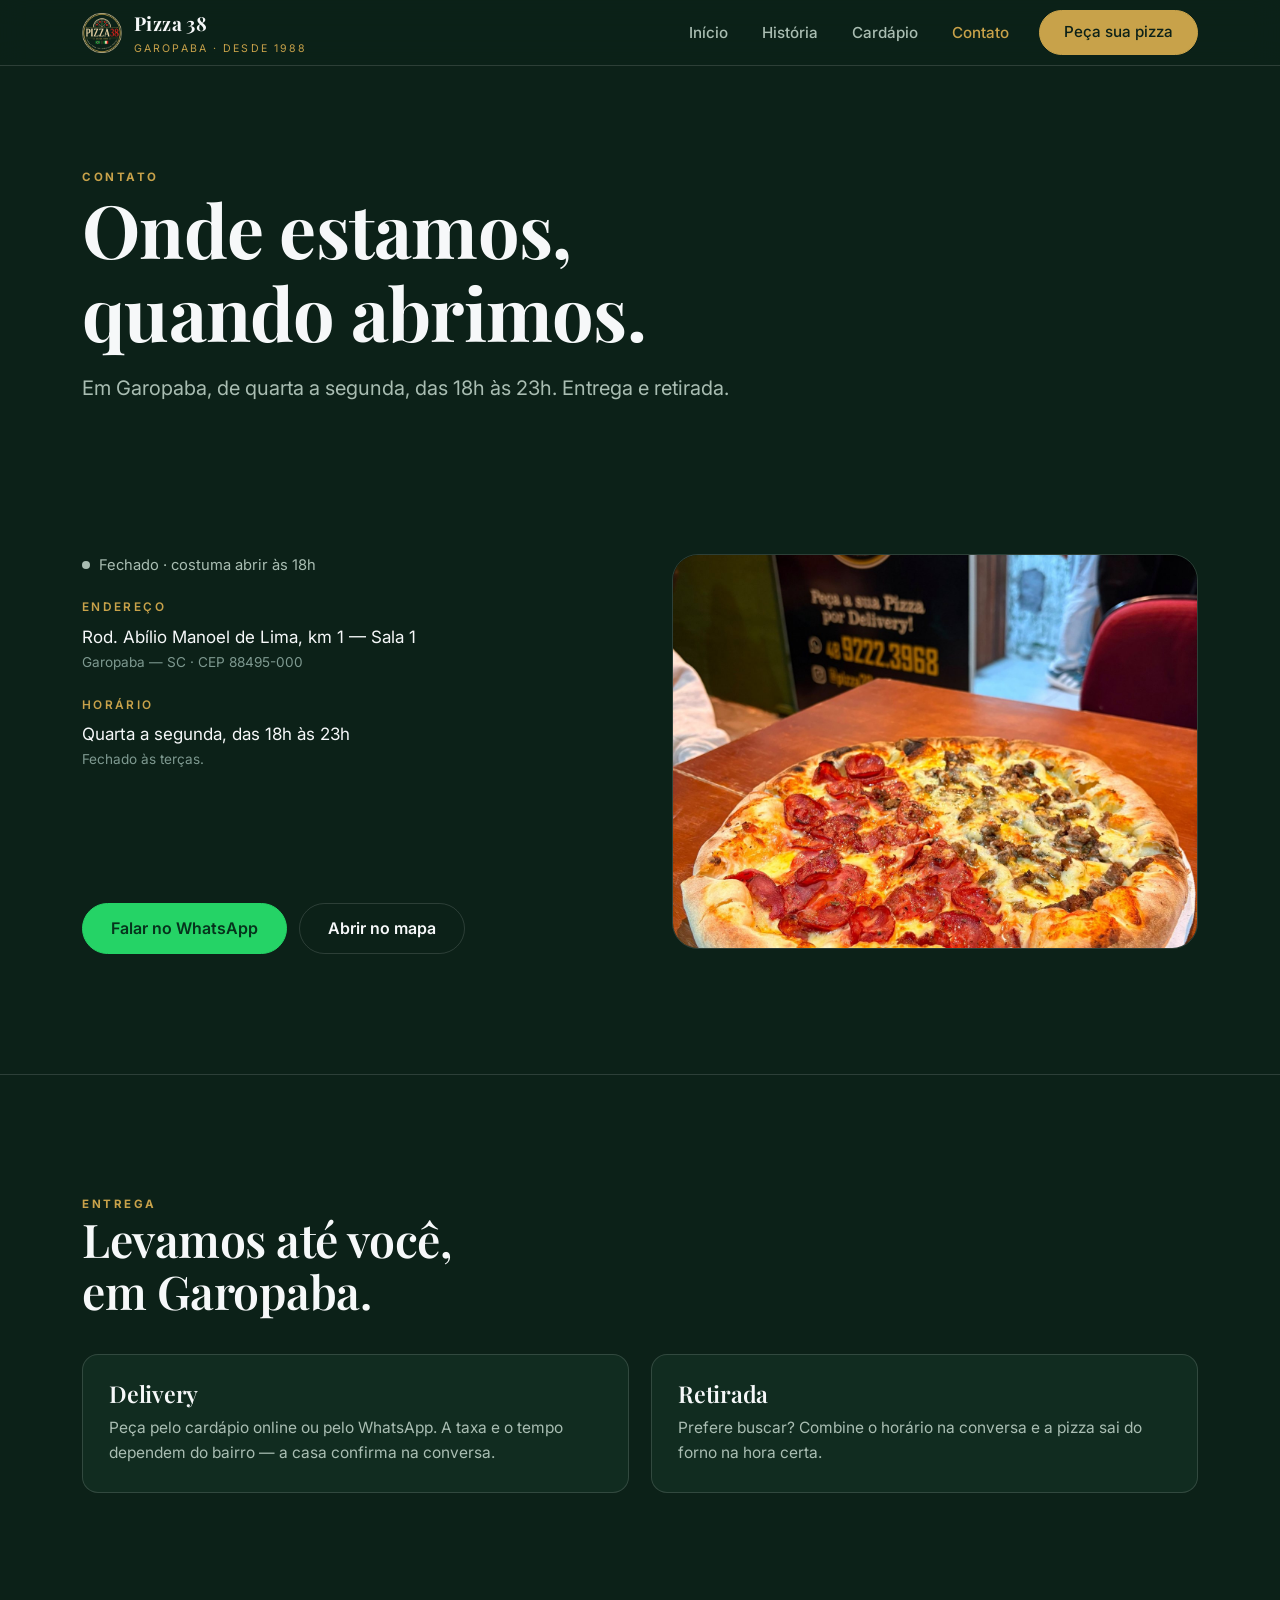
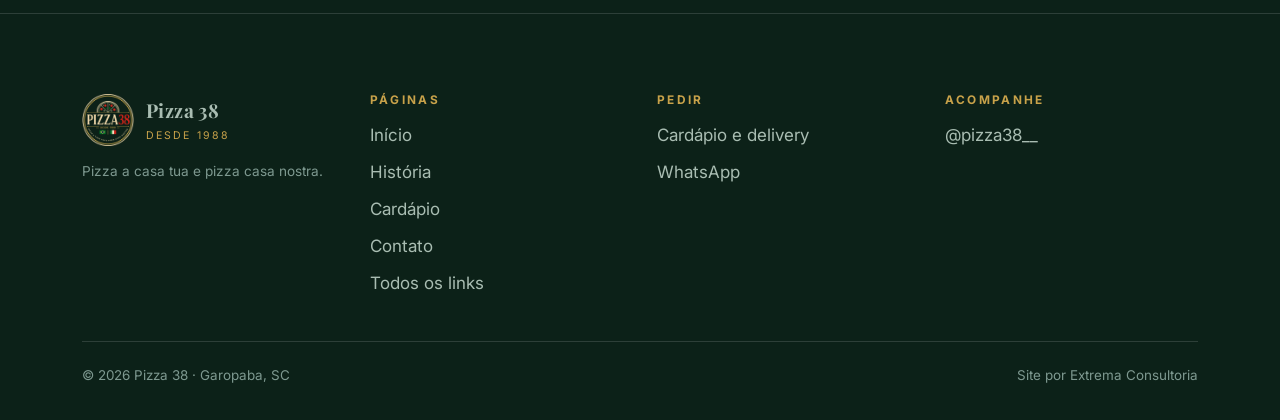
<file: contato.html>
<!doctype html>
<html lang="pt-BR">
<head>
<meta charset="utf-8">
<meta name="viewport" content="width=device-width, initial-scale=1">
<title>Contato — Pizza 38, Garopaba</title>
<meta name="description" content="Endereço, horário e WhatsApp da Pizza 38 em Garopaba, SC. Quarta a segunda, das 18h às 23h.">
<link rel="canonical" href="https://www.pizza38garopaba.com.br/contato.html">
<meta property="og:type" content="website">
<meta property="og:site_name" content="Pizza 38">
<meta property="og:locale" content="pt_BR">
<meta property="og:title" content="Contato — Pizza 38, Garopaba">
<meta property="og:description" content="Endereço, horário e WhatsApp da Pizza 38 em Garopaba, SC. Quarta a segunda, das 18h às 23h.">
<meta property="og:url" content="https://www.pizza38garopaba.com.br/contato.html">
<meta property="og:image" content="https://www.pizza38garopaba.com.br/assets/og-image-1200x630.jpg">
<meta name="twitter:card" content="summary_large_image">
<meta name="theme-color" content="#0C2118">
<link rel="icon" href="assets/favicon-32.png" sizes="32x32">
<link rel="apple-touch-icon" href="assets/favicon-180.png">
<link rel="preconnect" href="https://fonts.googleapis.com">
<link rel="preconnect" href="https://fonts.gstatic.com" crossorigin>
<link rel="stylesheet" href="https://fonts.googleapis.com/css2?family=Playfair+Display:wght@500;600;700&family=Inter:wght@400;500;600;700&display=swap">
<link rel="stylesheet" href="assets/styles.css">
</head>

<body data-zap="5548992223968" data-abre="18" data-fecha="23" data-dias="0,1,3,4,5,6">
<a class="pular" href="#conteudo">Pular para o conteúdo</a>

<header class="topo fixo">
  <div class="wrap topo__wrap">
    <a class="topo__marca" href="./">
      <img src="assets/logo.png" alt="" width="52" height="52">
      <span class="topo__nome">
        <b>Pizza 38</b>
        <span>Garopaba · desde 1988</span>
      </span>
    </a>

    <button class="menu-btn" type="button" aria-expanded="false" aria-controls="menu" aria-label="Abrir menu">
      <span></span>
    </button>

    <nav class="menu" id="menu" aria-label="Principal">
      <a href="./">Início</a>
      <a href="historia.html">História</a>
      <a href="cardapio.html">Cardápio</a>
      <a href="contato.html" aria-current="page">Contato</a>
      <a class="btn btn--ouro" href="/pedir/?de=menu" target="_blank" rel="noopener">Peça sua pizza</a>
    </nav>
  </div>
</header>

<main id="conteudo" class="pagina">

  <section class="capa">
    <div class="wrap">
      <p class="kicker sobe">Contato</p>
      <h1 class="sobe" style="--atraso: 70ms">Onde estamos,<br>quando abrimos.</h1>
      <p class="lead sobe" style="--atraso: 130ms">Em Garopaba, de quarta a segunda, das 18h às 23h. Entrega e retirada.</p>
    </div>
  </section>

  <section class="secao">
    <div class="wrap duo">
      <div>
        <p class="agora sobe" data-agora style="margin-bottom: 24px">
          <span class="agora__ponto"></span>
          <span data-agora-texto>Quarta a segunda, das 18h às 23h</span>
        </p>

        <div class="grade" style="gap: 26px">
          <div class="sobe" style="--atraso: 60ms">
            <h4 style="font-family: var(--fonte-corpo); font-size: .74rem; letter-spacing: .2em; text-transform: uppercase; color: var(--ouro)">Endereço</h4>
            <!-- Endereço e coordenadas vieram do dado estruturado
                 (schema.org/Restaurant) do cardápio oficial da casa. É a
                 própria casa publicando — e bate com o CEP de Garopaba.
                 TODO: confirmar com a casa como ela prefere escrever ("sala 1"
                 ou o nome do ponto, se houver). -->
            <p style="margin-top: 8px">Rod. Abílio Manoel de Lima, km 1 — Sala 1</p>
            <p class="mini">Garopaba — SC · CEP 88495-000</p>
          </div>

          <div class="sobe" style="--atraso: 120ms">
            <h4 style="font-family: var(--fonte-corpo); font-size: .74rem; letter-spacing: .2em; text-transform: uppercase; color: var(--ouro)">Horário</h4>
            <!-- A contradição morreu: o horário publicado pela própria casa
                 no cardápio (openingHoursSpecification) lista domingo, segunda
                 e de quarta a sábado, 18h–23h. Ou seja, fecha terça — que é o
                 que o Instagram dizia. `data-dias` no <body> já reflete isso. -->
            <p style="margin-top: 8px">Quarta a segunda, das 18h às 23h</p>
            <p class="mini">Fechado às terças.</p>
          </div>

          <div class="sobe" style="--atraso: 180ms">
            <h4 style="font-family: var(--fonte-corpo); font-size: .74rem; letter-spacing: .2em; text-transform: uppercase; color: var(--ouro)">Telefone</h4>
            <p style="margin-top: 8px">(48) 99222-3968</p>
            <p class="mini">O mesmo número do WhatsApp.</p>
          </div>
        </div>

        <div class="heroi__acoes sobe" style="--atraso: 240ms">
          <a class="btn btn--zap" data-zap-msg="Olá! Gostaria de fazer um pedido na Pizza 38." href="#">Falar no WhatsApp</a>
          <a class="btn btn--contorno" href="https://www.google.com/maps/search/?api=1&amp;query=-28.0477837,-48.6371435" target="_blank" rel="noopener">Abrir no mapa</a>
        </div>
      </div>

      <div class="duo__foto sobe" style="--atraso: 140ms">
        <img src="assets/fotos/casa.jpg" alt="Pizza na mesa do salão da Pizza 38" width="1400" height="1050" loading="lazy">
      </div>
    </div>
  </section>

  <section class="secao secao--linha">
    <div class="wrap">
      <p class="kicker sobe">Entrega</p>
      <h2 class="sobe" style="--atraso: 60ms">Levamos até você,<br>em Garopaba.</h2>
      <div class="grade grade--2" style="margin-top: 36px">
        <article class="cartao sobe" style="--atraso: 100ms">
          <h3>Delivery</h3>
          <!-- TODO: confirmar com a casa — taxa, tempo e bairros atendidos. -->
          <p>Peça pelo cardápio online ou pelo WhatsApp. A taxa e o tempo dependem do bairro — a casa confirma na conversa.</p>
        </article>
        <article class="cartao sobe" style="--atraso: 170ms">
          <h3>Retirada</h3>
          <p>Prefere buscar? Combine o horário na conversa e a pizza sai do forno na hora certa.</p>
        </article>
      </div>
    </div>
  </section>

</main>

<footer class="rodape">
  <div class="wrap">
    <div class="rodape__grade">
      <div>
        <a class="topo__marca" href="./" style="margin-bottom: 14px">
          <img src="assets/logo.png" alt="" width="52" height="52">
          <span class="topo__nome"><b>Pizza 38</b><span>Desde 1988</span></span>
        </a>
        <p class="mini" style="max-width: 30ch">Pizza a casa tua e pizza casa nostra.</p>
      </div>

      <div>
        <h4>Páginas</h4>
        <ul>
          <li><a href="./">Início</a></li>
          <li><a href="historia.html">História</a></li>
          <li><a href="cardapio.html">Cardápio</a></li>
          <li><a href="contato.html">Contato</a></li>
          <li><a href="links/">Todos os links</a></li>
        </ul>
      </div>

      <div>
        <h4>Pedir</h4>
        <ul>
          <li><a href="/pedir/?de=rodape" target="_blank" rel="noopener">Cardápio e delivery</a></li>
          <li><a data-zap-msg="Olá! Gostaria de fazer um pedido na Pizza 38." href="#">WhatsApp</a></li>
        </ul>
      </div>

      <div>
        <h4>Acompanhe</h4>
        <ul>
          <li><a href="https://www.instagram.com/pizza38__" target="_blank" rel="noopener">@pizza38__</a></li>
        </ul>
      </div>
    </div>

    <div class="rodape__fim">
      <span>© <span data-ano>2026</span> Pizza 38 · Garopaba, SC</span>
      <span>Site por <a href="https://extremaconsultoria.com.br" target="_blank" rel="noopener">Extrema Consultoria</a></span>
    </div>
  </div>
</footer>

<div class="barra-fixa visivel">
  <a class="btn btn--ouro" href="/pedir/?de=barra" target="_blank" rel="noopener">
    Peça sua pizza
  </a>
</div>

<script src="assets/site.js" defer></script>
<script src="assets/medir.js" defer></script>
</body>
</html>
</file>
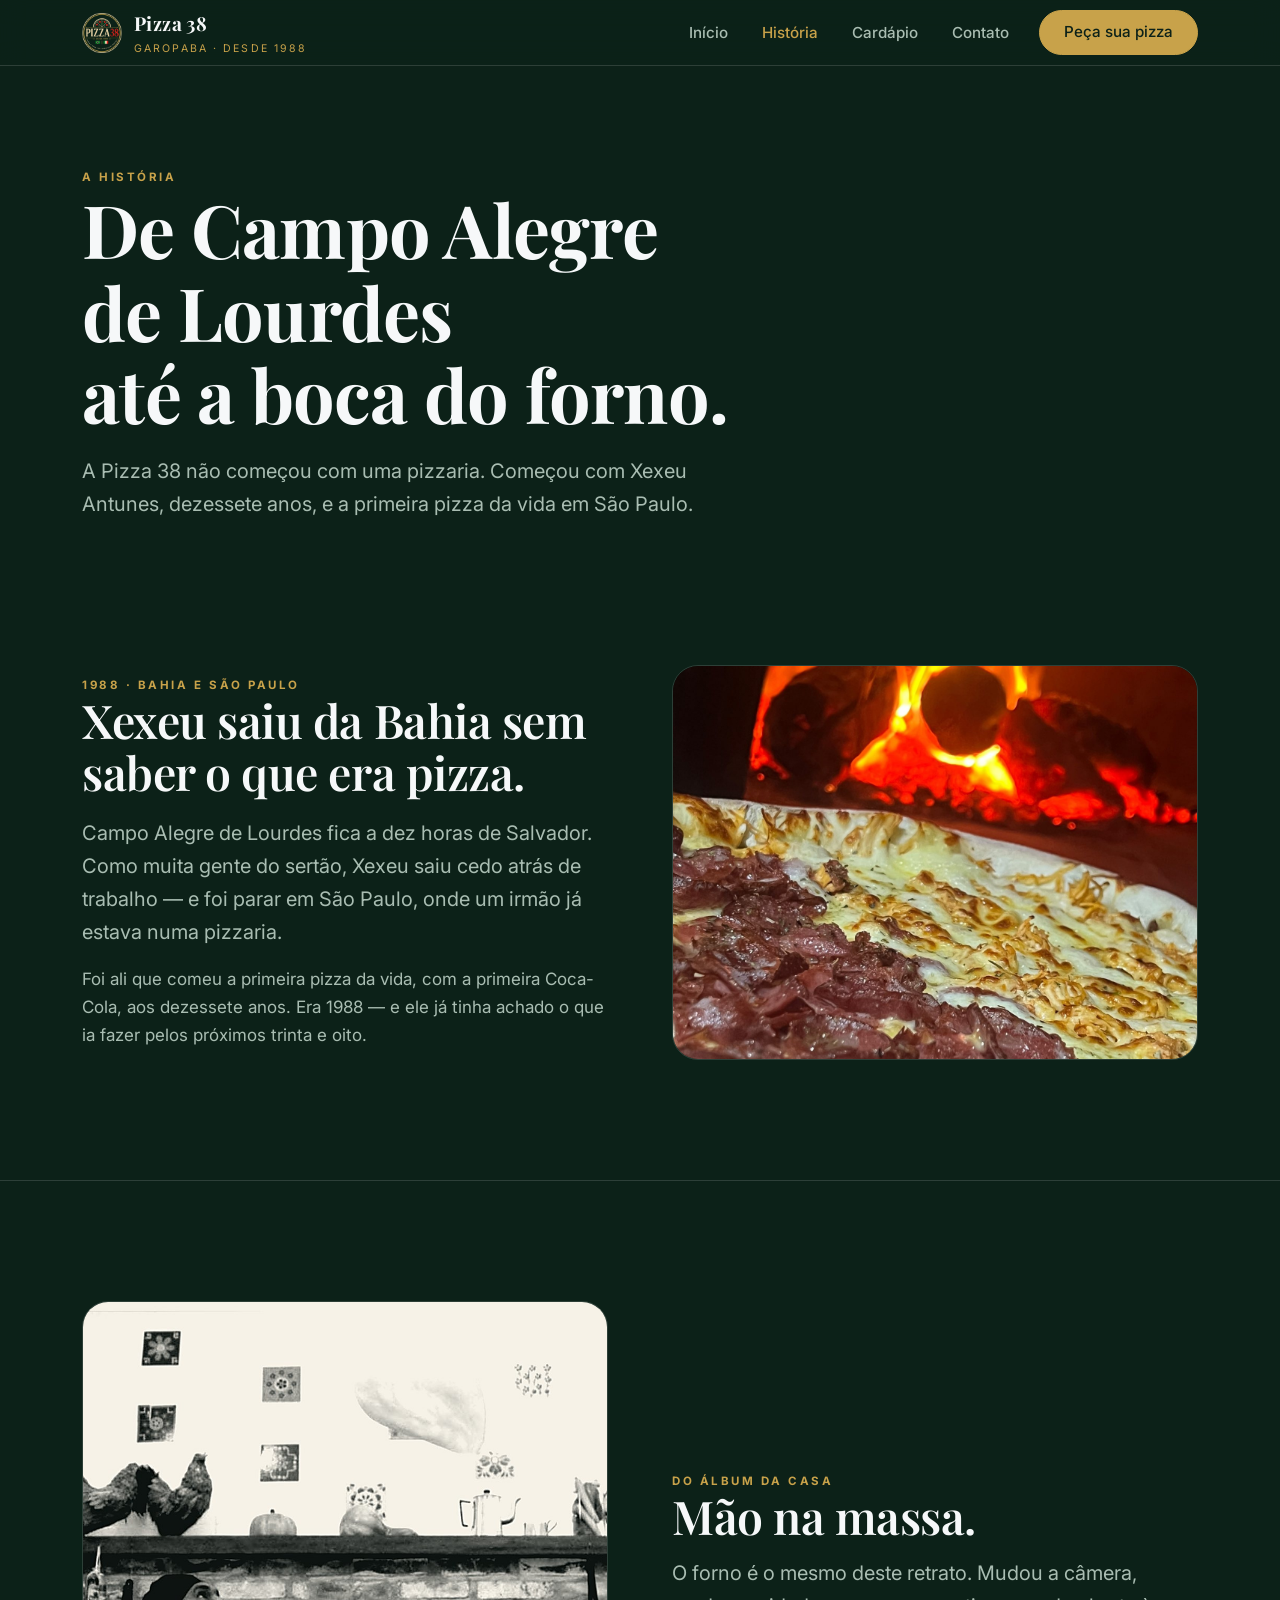
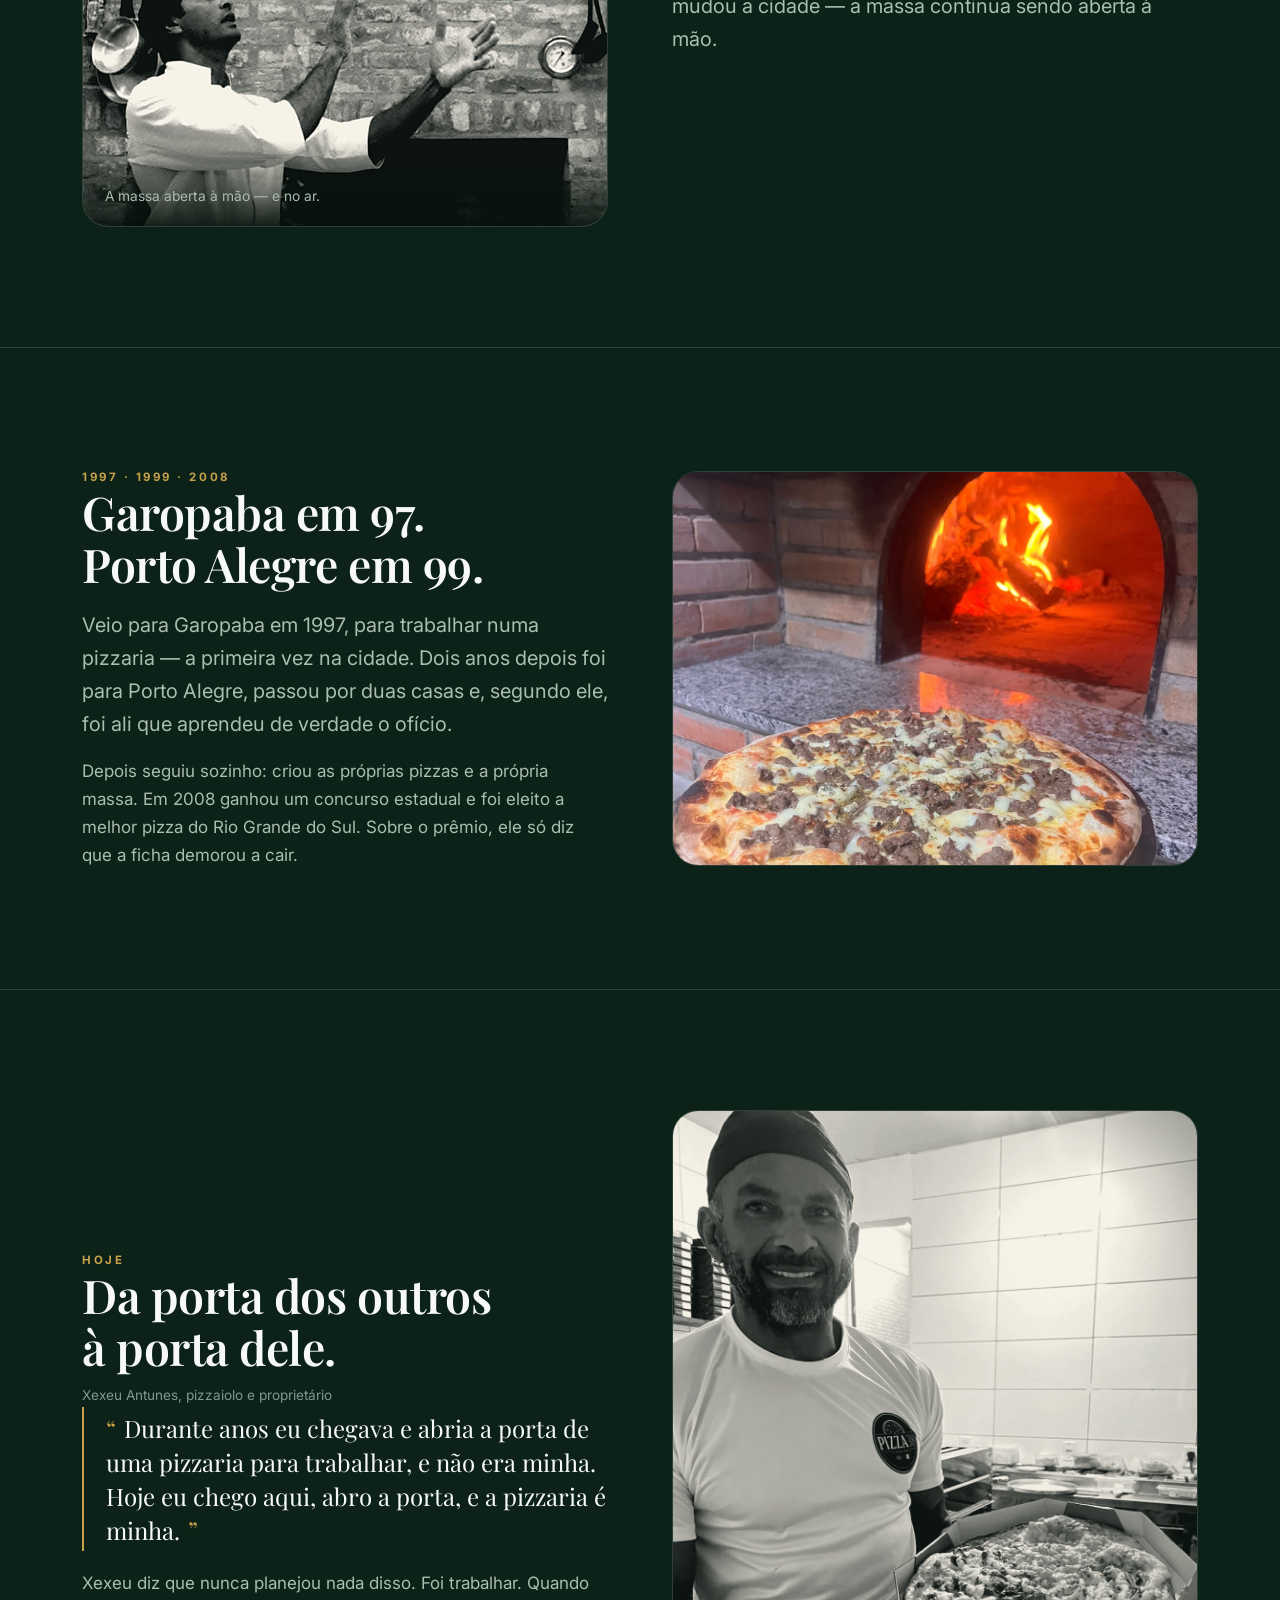
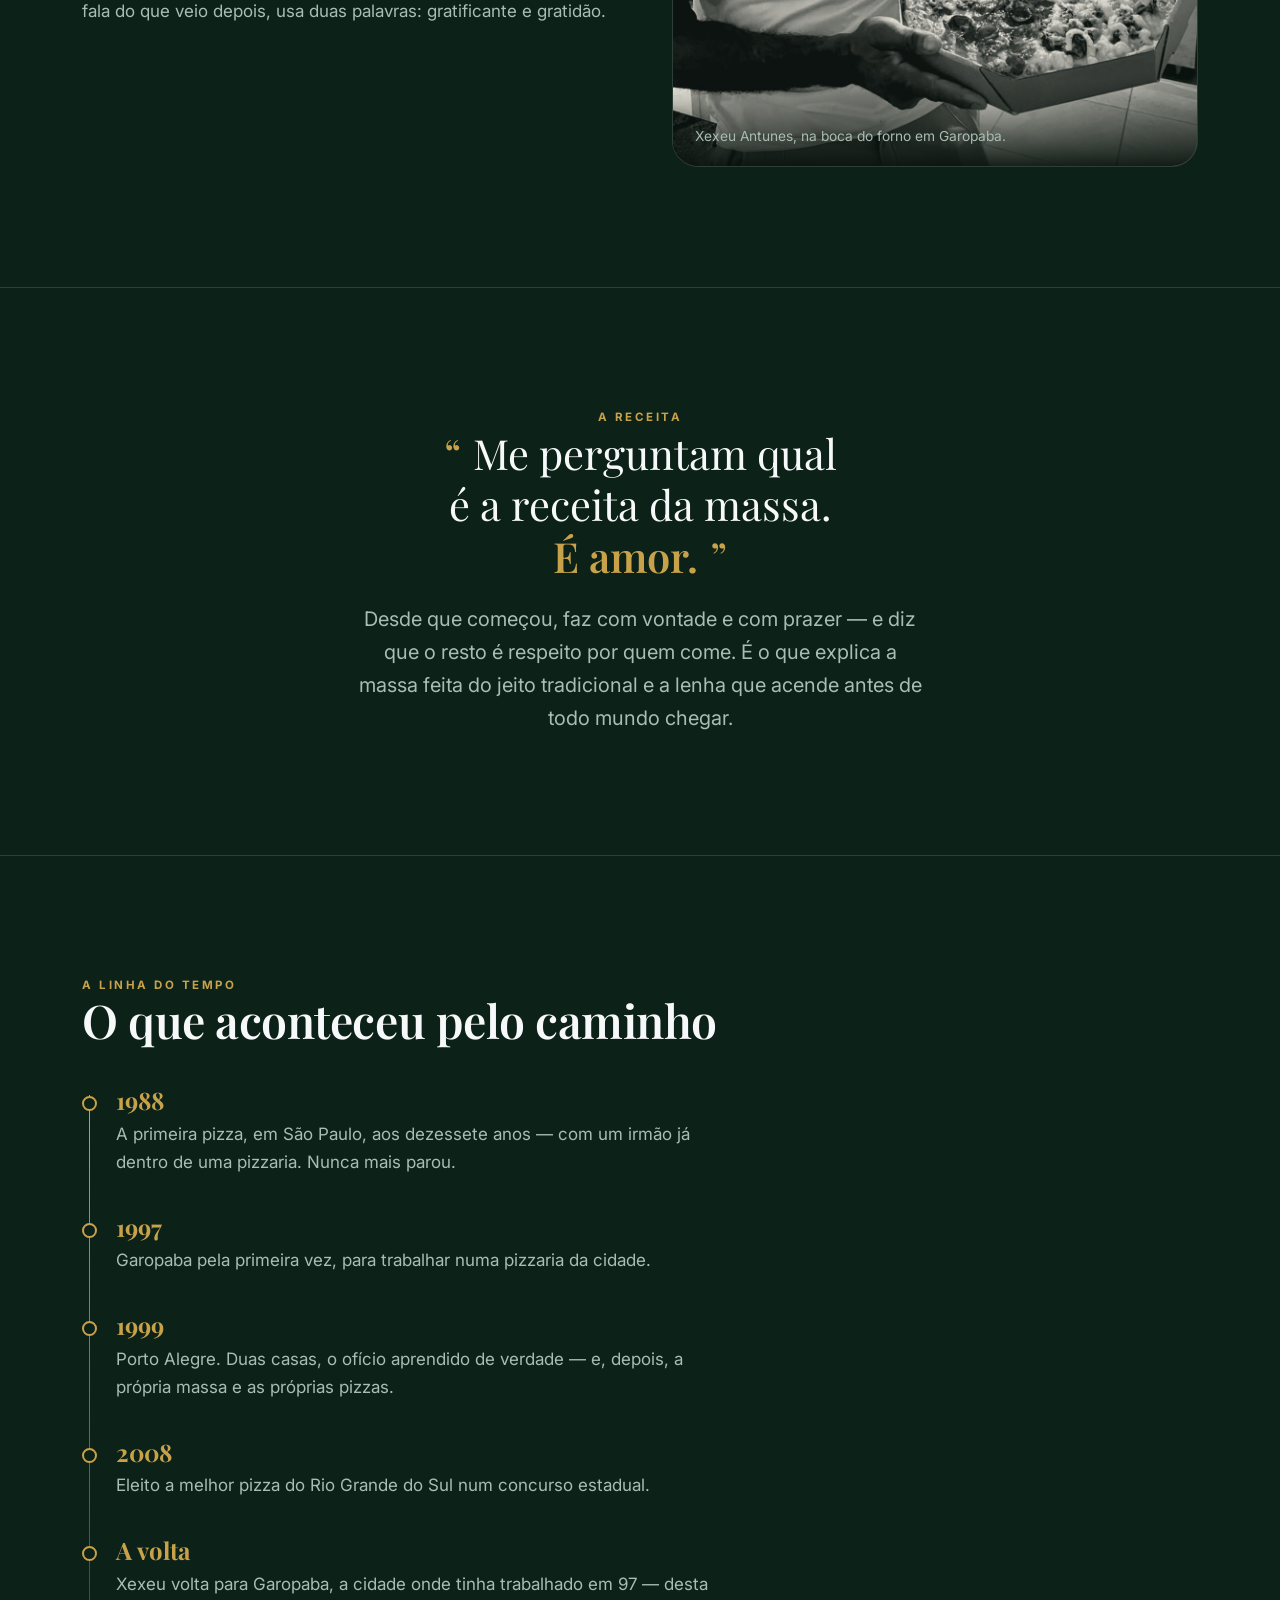
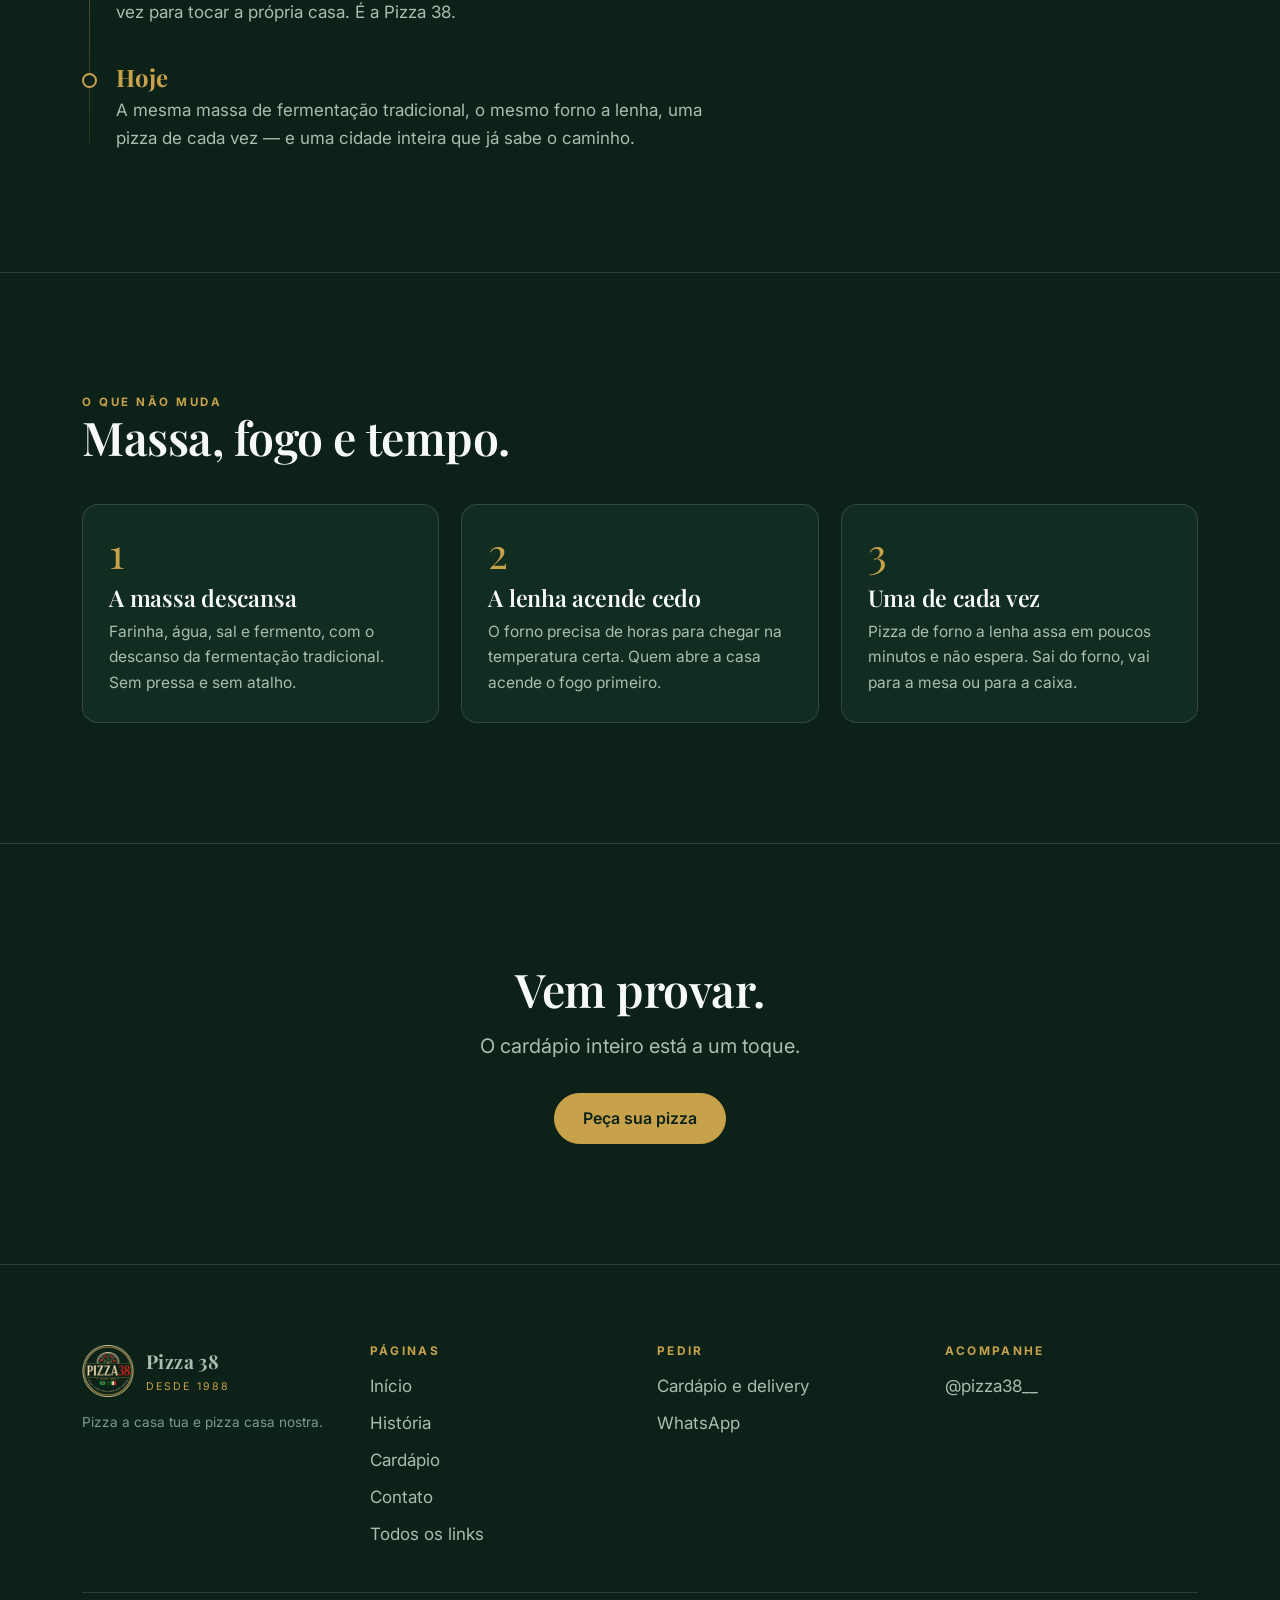
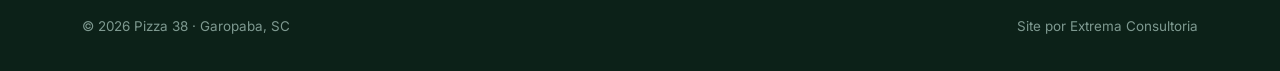
<file: historia.html>
<!doctype html>
<html lang="pt-BR">
<head>
<meta charset="utf-8">
<meta name="viewport" content="width=device-width, initial-scale=1">
<title>História — Xexeu Antunes e a pizza da Pizza 38, Garopaba</title>
<meta name="description" content="Xexeu Antunes saiu do sertão da Bahia, comeu a primeira pizza em São Paulo aos dezessete anos e hoje faz a da Pizza 38, em Garopaba. A trajetória, contada por ele.">
<link rel="canonical" href="https://www.pizza38garopaba.com.br/historia.html">
<meta property="og:type" content="website">
<meta property="og:site_name" content="Pizza 38">
<meta property="og:locale" content="pt_BR">
<meta property="og:title" content="História — Xexeu Antunes e a pizza da Pizza 38, Garopaba">
<meta property="og:description" content="Do sertão da Bahia a São Paulo aos dezessete anos, de Garopaba a Porto Alegre e de volta. A trajetória de quem faz a pizza da Pizza 38 desde 1988.">
<meta property="og:url" content="https://www.pizza38garopaba.com.br/historia.html">
<meta property="og:image" content="https://www.pizza38garopaba.com.br/assets/og-image-1200x630.jpg">
<meta name="twitter:card" content="summary_large_image">
<meta name="theme-color" content="#0C2118">
<link rel="icon" href="assets/favicon-32.png" sizes="32x32">
<link rel="apple-touch-icon" href="assets/favicon-180.png">
<link rel="preconnect" href="https://fonts.googleapis.com">
<link rel="preconnect" href="https://fonts.gstatic.com" crossorigin>
<link rel="stylesheet" href="https://fonts.googleapis.com/css2?family=Playfair+Display:wght@500;600;700&family=Inter:wght@400;500;600;700&display=swap">
<link rel="stylesheet" href="assets/styles.css">
</head>

<body data-zap="5548992223968" data-abre="18" data-fecha="23" data-dias="0,1,3,4,5,6">
<a class="pular" href="#conteudo">Pular para o conteúdo</a>

<header class="topo fixo">
  <div class="wrap topo__wrap">
    <a class="topo__marca" href="./">
      <img src="assets/logo.png" alt="" width="52" height="52">
      <span class="topo__nome">
        <b>Pizza 38</b>
        <span>Garopaba · desde 1988</span>
      </span>
    </a>

    <button class="menu-btn" type="button" aria-expanded="false" aria-controls="menu" aria-label="Abrir menu">
      <span></span>
    </button>

    <nav class="menu" id="menu" aria-label="Principal">
      <a href="./">Início</a>
      <a href="historia.html" aria-current="page">História</a>
      <a href="cardapio.html">Cardápio</a>
      <a href="contato.html">Contato</a>
      <a class="btn btn--ouro" href="/pedir/?de=menu" target="_blank" rel="noopener">Peça sua pizza</a>
    </nav>
  </div>
</header>

<main id="conteudo" class="pagina">
  <section class="capa">
    <div class="wrap">
      <p class="kicker sobe">A história</p>
      <h1 class="sobe" style="--atraso: 70ms">De Campo Alegre de Lourdes<br>até a boca do forno.</h1>
      <p class="lead sobe" style="--atraso: 130ms">
        A Pizza 38 não começou com uma pizzaria. Começou com Xexeu Antunes,
        dezessete anos, e a primeira pizza da vida em São Paulo.
      </p>
    </div>
  </section>

  <section class="secao">
    <div class="wrap duo">
      <div>
        <p class="kicker sobe">1988 · Bahia e São Paulo</p>
        <h2 class="sobe" style="--atraso: 60ms">Xexeu saiu da Bahia sem<br>saber o que era pizza.</h2>
        <p class="lead sobe" style="--atraso: 120ms">
          Campo Alegre de Lourdes fica a dez horas de Salvador. Como muita gente
          do sertão, Xexeu saiu cedo atrás de trabalho — e foi parar em São
          Paulo, onde um irmão já estava numa pizzaria.
        </p>
        <p class="suave sobe" style="--atraso: 180ms; margin-top: 16px">
          Foi ali que comeu a primeira pizza da vida, com a primeira Coca-Cola,
          aos dezessete anos. Era 1988 — e ele já tinha achado o que ia fazer
          pelos próximos trinta e oito.
        </p>
      </div>

      <div class="duo__foto sobe" style="--atraso: 100ms">
        <img src="assets/fotos/brasa.jpg" alt="Pizza em cima da brasa, na boca do forno" width="1400" height="1050" loading="lazy">
      </div>
    </div>
  </section>

  <section class="secao secao--linha" id="album">
    <div class="wrap duo">
      <figure class="retrato retrato--quadrado sobe">
        <img src="assets/fotos/massa.jpg" alt="Xexeu jogando a massa para o alto, de avental branco, diante do balcão de tijolo" width="1000" height="1000" loading="lazy">
        <figcaption>A massa aberta à mão — e no ar.</figcaption>
      </figure>

      <div>
        <p class="kicker sobe">Do álbum da casa</p>
        <!-- TODO: confirmar com a casa o ano desta foto. A legenda está escrita
             para não afirmar o que a gente não sabe.
             A foto do Xexeu com uma das crianças saiu em 16/09/2026, a pedido
             dele: são dois filhos, e mostrar só um gera ciúme. Foto de família
             aqui só se for com os dois. -->
        <h2 class="sobe" style="--atraso: 60ms">Mão na massa.</h2>
        <p class="lead sobe" style="--atraso: 120ms; margin-top: 14px; max-width: 46ch">
          O forno é o mesmo deste retrato. Mudou a câmera, mudou a cidade — a
          massa continua sendo aberta à mão.
        </p>
      </div>
    </div>
  </section>

  <section class="secao secao--linha">
    <div class="wrap duo duo--invertido">
      <div class="duo__foto sobe">
        <img src="assets/fotos/forno-tijolo.jpg" alt="O forno a lenha de tijolo, com a lenha acesa ao fundo" width="1400" height="1050" loading="lazy">
      </div>

      <div>
        <p class="kicker sobe">1997 · 1999 · 2008</p>
        <h2 class="sobe" style="--atraso: 60ms">Garopaba em 97.<br>Porto Alegre em 99.</h2>
        <p class="lead sobe" style="--atraso: 120ms">
          Veio para Garopaba em 1997, para trabalhar numa pizzaria — a primeira
          vez na cidade. Dois anos depois foi para Porto Alegre, passou por duas
          casas e, segundo ele, foi ali que aprendeu de verdade o ofício.
        </p>
        <p class="suave sobe" style="--atraso: 180ms; margin-top: 16px">
          Depois seguiu sozinho: criou as próprias pizzas e a própria massa.
          <!-- TODO: confirmar com a casa o nome exato do concurso de 2008. -->
          Em 2008 ganhou um concurso estadual e foi eleito a melhor pizza do Rio
          Grande do Sul. Sobre o prêmio, ele só diz que a ficha demorou a cair.
        </p>
      </div>
    </div>
  </section>

  <section class="secao secao--linha" id="quem-faz">
    <div class="wrap duo duo--invertido">
      <figure class="retrato sobe">
        <img src="assets/fotos/dono.jpg" alt="Xexeu Antunes, dono da Pizza 38, na cozinha, segurando uma pizza de quatro sabores na caixa" width="1100" height="1369" loading="lazy">
        <figcaption>Xexeu Antunes, na boca do forno em Garopaba.</figcaption>
      </figure>

      <div>
        <p class="kicker sobe">Hoje</p>
        <!-- TODO: confirmar com a casa em que ano a Pizza 38 abriu em
             Garopaba. O "desde 1988" do brasão é o começo do Xexeu na pizza;
             se também for a data da casa, esta página ganha a frase. -->
        <h2 class="sobe" style="--atraso: 60ms">Da porta dos outros<br>à porta dele.</h2>
        <p class="mini sobe" style="--atraso: 90ms; margin-top: 10px">Xexeu Antunes, pizzaiolo e proprietário</p>
        <blockquote class="citacao sobe" style="--atraso: 120ms">
          Durante anos eu chegava e abria a porta de uma pizzaria para
          trabalhar, e não era minha. Hoje eu chego aqui, abro a porta, e a
          pizzaria é minha.
        </blockquote>
        <p class="suave sobe" style="--atraso: 200ms; margin-top: 18px">
          Xexeu diz que nunca planejou nada disso. Foi trabalhar. Quando fala
          do que veio depois, usa duas palavras: gratificante e gratidão.
        </p>
      </div>
    </div>
  </section>

  <section class="secao secao--linha" id="receita">
    <div class="wrap-estreito centro">
      <p class="kicker sobe">A receita</p>
      <blockquote class="citacao citacao--grande sobe" style="--atraso: 70ms">
        Me perguntam qual é a receita da massa.<br><b>É amor.</b>
      </blockquote>
      <p class="lead sobe" style="--atraso: 140ms; margin: 22px auto 0; max-width: 44ch">
        Desde que começou, faz com vontade e com prazer — e diz que o resto é
        respeito por quem come. É o que explica a massa feita do jeito tradicional
        e a lenha que acende antes de todo mundo chegar.
      </p>
    </div>
  </section>

  <section class="secao secao--linha">
    <div class="wrap">
      <p class="kicker sobe">A linha do tempo</p>
      <h2 class="sobe" style="--atraso: 60ms; margin-bottom: 40px">O que aconteceu pelo caminho</h2>

      <ul class="tempo" style="max-width: 640px">
        <li class="sobe">
          <b>1988</b>
          <p>A primeira pizza, em São Paulo, aos dezessete anos — com um irmão já dentro de uma pizzaria. Nunca mais parou.</p>
        </li>
        <li class="sobe" style="--atraso: 70ms">
          <b>1997</b>
          <p>Garopaba pela primeira vez, para trabalhar numa pizzaria da cidade.</p>
        </li>
        <li class="sobe" style="--atraso: 140ms">
          <b>1999</b>
          <p>Porto Alegre. Duas casas, o ofício aprendido de verdade — e, depois, a própria massa e as próprias pizzas.</p>
        </li>
        <li class="sobe" style="--atraso: 210ms">
          <b>2008</b>
          <p>Eleito a melhor pizza do Rio Grande do Sul num concurso estadual.</p>
        </li>
        <!-- TODO: confirmar com a casa o ano em que ele voltou para Garopaba e
             assumiu a Pizza 38. Enquanto não vem, esta entrada não inventa data
             — diz o que aconteceu, não quando. Com o ano, ela fica bem melhor:
             é o número que mostra há quanto tempo a casa está de pé. -->
        <li class="sobe" style="--atraso: 280ms">
          <b>A volta</b>
          <p>Xexeu volta para Garopaba, a cidade onde tinha trabalhado em 97 — desta vez para tocar a própria casa. É a Pizza 38.</p>
        </li>
        <li class="sobe" style="--atraso: 350ms">
          <b>Hoje</b>
          <p>A mesma massa de fermentação tradicional, o mesmo forno a lenha, uma pizza de cada vez — e uma cidade inteira que já sabe o caminho.</p>
        </li>
      </ul>
    </div>
  </section>

  <section class="secao secao--linha">
    <div class="wrap">
      <p class="kicker sobe">O que não muda</p>
      <h2 class="sobe" style="--atraso: 60ms">Massa, fogo e tempo.</h2>
      <div class="grade grade--3" style="margin-top: 40px">
        <article class="cartao sobe" style="--atraso: 100ms">
          <span class="cartao__num">1</span>
          <h3>A massa descansa</h3>
          <p>Farinha, água, sal e fermento, com o descanso da fermentação tradicional. Sem pressa e sem atalho.</p>
        </article>
        <article class="cartao sobe" style="--atraso: 170ms">
          <span class="cartao__num">2</span>
          <h3>A lenha acende cedo</h3>
          <p>O forno precisa de horas para chegar na temperatura certa. Quem abre a casa acende o fogo primeiro.</p>
        </article>
        <article class="cartao sobe" style="--atraso: 240ms">
          <span class="cartao__num">3</span>
          <h3>Uma de cada vez</h3>
          <p>Pizza de forno a lenha assa em poucos minutos e não espera. Sai do forno, vai para a mesa ou para a caixa.</p>
        </article>
      </div>
    </div>
  </section>

  <section class="secao secao--linha">
    <div class="wrap centro">
      <h2 class="sobe">Vem provar.</h2>
      <p class="lead sobe" style="--atraso: 70ms; margin: 14px auto 30px">
        O cardápio inteiro está a um toque.
      </p>
      <p class="sobe" style="--atraso: 130ms">
        <a class="btn btn--ouro" href="/pedir/?de=historia" target="_blank" rel="noopener">Peça sua pizza</a>
      </p>
    </div>
  </section>

</main>

<footer class="rodape">
  <div class="wrap">
    <div class="rodape__grade">
      <div>
        <a class="topo__marca" href="./" style="margin-bottom: 14px">
          <img src="assets/logo.png" alt="" width="52" height="52">
          <span class="topo__nome"><b>Pizza 38</b><span>Desde 1988</span></span>
        </a>
        <p class="mini" style="max-width: 30ch">Pizza a casa tua e pizza casa nostra.</p>
      </div>

      <div>
        <h4>Páginas</h4>
        <ul>
          <li><a href="./">Início</a></li>
          <li><a href="historia.html">História</a></li>
          <li><a href="cardapio.html">Cardápio</a></li>
          <li><a href="contato.html">Contato</a></li>
          <li><a href="links/">Todos os links</a></li>
        </ul>
      </div>

      <div>
        <h4>Pedir</h4>
        <ul>
          <li><a href="/pedir/?de=rodape" target="_blank" rel="noopener">Cardápio e delivery</a></li>
          <li><a data-zap-msg="Olá! Gostaria de fazer um pedido na Pizza 38." href="#">WhatsApp</a></li>
        </ul>
      </div>

      <div>
        <h4>Acompanhe</h4>
        <ul>
          <li><a href="https://www.instagram.com/pizza38__" target="_blank" rel="noopener">@pizza38__</a></li>
        </ul>
      </div>
    </div>

    <div class="rodape__fim">
      <span>© <span data-ano>2026</span> Pizza 38 · Garopaba, SC</span>
      <span>Site por <a href="https://extremaconsultoria.com.br" target="_blank" rel="noopener">Extrema Consultoria</a></span>
    </div>
  </div>
</footer>

<div class="barra-fixa visivel">
  <a class="btn btn--ouro" href="/pedir/?de=barra" target="_blank" rel="noopener">
    Peça sua pizza
  </a>
</div>

<script src="assets/site.js" defer></script>
<script src="assets/medir.js" defer></script>
</body>
</html>
</file>
<file: assets/styles.css>
/* ============================================================
   Pizza 38 — Garopaba, desde 1988
   Design system do site. Esta folha é a fonte da verdade visual.

   Norte: "cantina italiana de bairro, com brasão de 1988". O brasão da
   casa é verde escuro com filete dourado e o "38" em vermelho — o site
   inteiro sai daí. Fundo escuro de propósito: é pizzaria de noite, e
   comida em fundo escuro dá mais fome que comida em fundo branco.
   ============================================================ */

:root {
  /* As cores vêm do brasão da casa, não de gosto nosso. */
  --verde: #0C2118;          /* fundo — o verde do disco do brasão */
  --verde-2: #112C20;        /* cartão sobre o fundo */
  --verde-3: #173A2A;        /* hover, bordas vivas */
  --ouro: #C8A24A;           /* filete, kicker, ação */
  --ouro-claro: #E0C071;     /* hover do ouro */
  --vermelho: #D8402E;       /* o "38" — só para acento, nunca texto longo */
  --creme: #F6F8F9;          /* texto principal */
  --cinza: #A9BDB2;          /* texto secundário sobre o verde */
  --cinza-2: #7E9990;        /* legenda, metadado */
  --linha: rgb(246 248 249 / .14);
  --verde-vivo: #7FC79E;     /* "aberto agora" — verde claro, legível no escuro */
  --whatsapp: #25D366;

  --radius-sm: 8px;
  --radius-md: 16px;
  --radius-lg: 26px;
  --maxw: 1160px;
  --gutter: 22px;

  --fonte-titulo: "Playfair Display", Georgia, "Times New Roman", serif;
  --fonte-corpo: Inter, "Segoe UI", system-ui, -apple-system, sans-serif;

  --sombra: 0 18px 50px -24px rgb(0 0 0 / .9);
  --topo-altura: 84px;
}

*, *::before, *::after { box-sizing: border-box; }
* { margin: 0; }

html { scroll-behavior: smooth; scroll-padding-top: var(--topo-altura); }

body {
  background: var(--verde);
  color: var(--creme);
  font-family: var(--fonte-corpo);
  font-size: 17px;
  line-height: 1.65;
  -webkit-font-smoothing: antialiased;
  overflow-x: hidden;
}

/* ------------------------------------------------------------
   Movimento: um bloco só, e ele desliga tudo.
   Quem pediu menos movimento no sistema recebe a página parada —
   inclusive a rolagem suave, que embrulha o estômago de quem tem
   sensibilidade vestibular.
   ------------------------------------------------------------ */
@media (prefers-reduced-motion: reduce) {
  html { scroll-behavior: auto; }
  *, *::before, *::after {
    animation-duration: .01ms !important;
    animation-iteration-count: 1 !important;
    transition-duration: .01ms !important;
    scroll-behavior: auto !important;
  }
  .sobe { opacity: 1 !important; transform: none !important; }
  .marquee__fita { animation: none !important; }
}

h1, h2, h3, h4 {
  font-family: var(--fonte-titulo);
  font-weight: 600;
  line-height: 1.12;
  text-wrap: balance;
  letter-spacing: -.01em;
}
h1 { font-size: clamp(2.4rem, 7vw, 4.6rem); font-weight: 700; }
/* O texto de apoio logo depois do título precisa de ar; no celular, onde a
   manchete quebra em três linhas, sem isto parecia tudo o mesmo parágrafo. */
h1 + .lead, h2 + .lead { margin-top: 18px; }
h2 { font-size: clamp(1.8rem, 4.2vw, 2.9rem); }
h3 { font-size: clamp(1.15rem, 2.2vw, 1.45rem); }
/*
  Linha de texto não passa de 62 caracteres: mais que isso e o olho perde o
  começo da linha seguinte. O efeito colateral é que todo <p> é mais estreito
  que a coluna — e um <p> estreito e colado à esquerda não centraliza nada
  dentro dele, por mais `text-align: center` que a seção tenha. Foi assim que
  o botão "Peça sua pizza" da última seção ficou 226 px fora do meio.
  Quem centraliza uma seção usa `.centro`, que trata das duas coisas.
*/
p { max-width: 62ch; }

.centro { text-align: center; }
.centro > *,
.centro p, .centro h1, .centro h2, .centro .lead, .centro .citacao {
  margin-inline: auto;
}
a { color: var(--ouro); text-underline-offset: 3px; }
a:hover { color: var(--ouro-claro); }
:focus-visible { outline: 2px solid var(--ouro); outline-offset: 3px; border-radius: 3px; }
/*
  `height: auto` não é enfeite. Todo <img> aqui declara width/height no HTML
  (para o navegador reservar o espaço e a página não pular ao carregar), e
  esse atributo vira `height: 1050px` no estilo do agente. Sem zerar isso, o
  `aspect-ratio: 4/3` das fotos é ignorado e a imagem sai com 1050 px de
  altura dentro de uma coluna de 524 — foi exatamente o que aconteceu.
*/
img, svg { max-width: 100%; height: auto; display: block; }

/*
  `[hidden]` tem de vencer qualquer `display` de classe. As abas do link da
  bio usam `.lista { display: flex }`, e o `display:none` do navegador perde
  para uma classe — as três abas apareciam empilhadas ao mesmo tempo.
*/
[hidden] { display: none !important; }
ul { list-style: none; padding: 0; }

.wrap { max-width: var(--maxw); margin: 0 auto; padding: 0 var(--gutter); }
/* Coluna estreita para texto corrido. Não usar em seção que tenha vizinha
   em `.wrap`: a margem muda e as seções ficam desalinhadas na vertical. */
.wrap-estreito { max-width: 760px; margin: 0 auto; padding: 0 var(--gutter); }
.secao { padding: clamp(64px, 10vw, 120px) 0; }
.secao--linha { border-top: 1px solid var(--linha); }

.kicker {
  font-size: .72rem; font-weight: 700; letter-spacing: .22em;
  text-transform: uppercase; color: var(--ouro);
}
.lead { font-size: clamp(1.05rem, 2vw, 1.25rem); color: var(--cinza); }
.suave { color: var(--cinza); }
.mini { font-size: .85rem; color: var(--cinza-2); }

/* pular para o conteúdo — primeiro elemento focável da página */
.pular {
  position: absolute; left: 8px; top: -60px; z-index: 100;
  background: var(--ouro); color: var(--verde); padding: 10px 18px;
  border-radius: 0 0 var(--radius-sm) var(--radius-sm); font-weight: 600;
  text-decoration: none; transition: top .15s ease-out;
}
.pular:focus { top: 0; color: var(--verde); }

/* ------------------------------------------------------------
   Botões
   ------------------------------------------------------------ */
.btn {
  display: inline-flex; align-items: center; justify-content: center; gap: 10px;
  padding: 15px 28px; border-radius: 999px; border: 1.5px solid transparent;
  font: 600 1rem var(--fonte-corpo); text-decoration: none; cursor: pointer;
  transition: transform .15s ease-out, background .2s, border-color .2s, color .2s;
  line-height: 1.2;
}
.btn:active { transform: scale(.975); }
.btn--ouro { background: var(--ouro); color: var(--verde); border-color: var(--ouro); }
.btn--ouro:hover { background: var(--ouro-claro); border-color: var(--ouro-claro); color: var(--verde); }
.btn--contorno { border-color: var(--linha); color: var(--creme); }
.btn--contorno:hover { border-color: var(--ouro); color: var(--creme); }
.btn--zap { background: var(--whatsapp); border-color: var(--whatsapp); color: #06331c; }
.btn--zap:hover { background: #3ae07a; border-color: #3ae07a; color: #06331c; }
.btn svg { width: 20px; height: 20px; flex: none; }

/* ------------------------------------------------------------
   Topo — encolhe e ganha fundo ao sair do herói.
   A classe é trocada por IntersectionObserver numa âncora, não por
   listener de scroll: evento de rolagem dispara dezenas de vezes por
   segundo e trava o dedo no celular.
   ------------------------------------------------------------ */
.topo {
  position: fixed; inset: 0 0 auto; z-index: 50;
  display: flex; align-items: center;
  height: var(--topo-altura);
  transition: height .3s ease-out, background .3s ease-out, border-color .3s;
  border-bottom: 1px solid transparent;
}
.topo.fixo {
  height: 66px;
  background: rgb(12 33 24 / .88);
  backdrop-filter: blur(14px);
  border-bottom-color: var(--linha);
}
.topo__wrap { display: flex; align-items: center; justify-content: space-between; gap: 20px; width: 100%; }
.topo__marca { display: flex; align-items: center; gap: 12px; text-decoration: none; color: var(--creme); }
/*
  O brasão é PNG com fundo transparente, feito pela casa para fundo escuro —
  ele já vem redondo. Por isso não tem máscara nem `scale(1.08)` aqui: aquilo
  existia para esconder a moldura quadrada do JPG antigo e, sobre o arquivo
  oficial, só cortaria o filete dourado da borda.
*/
.topo__marca img {
  width: 52px; height: 52px; transition: width .3s, height .3s;
}
.topo.fixo .topo__marca img { width: 40px; height: 40px; }
.topo__nome b { font-family: var(--fonte-titulo); font-size: 1.2rem; font-weight: 700; letter-spacing: .02em; }
.topo__nome span { display: block; font-size: .66rem; letter-spacing: .2em; text-transform: uppercase; color: var(--ouro); }

.menu { display: flex; align-items: center; gap: 6px; }
.menu a {
  padding: 9px 14px; border-radius: 999px; text-decoration: none;
  color: var(--cinza); font-size: .95rem; font-weight: 500;
  transition: color .2s, background .2s;
}
.menu a:hover { color: var(--creme); background: rgb(246 248 249 / .07); }
.menu a[aria-current="page"] { color: var(--ouro); }
/*
  O botão do menu É um <a>, e `.menu a { color: var(--cinza) }` (0,1,1) ganha
  de `.btn--ouro { color: var(--verde) }` (0,1,0). Resultado: o texto saía em
  cinza-esverdeado sobre o ouro — 1,2:1 de contraste, o CTA mais importante da
  página praticamente apagado. Estas regras devolvem a cor da variante com
  especificidade suficiente para vencer.

  Regra geral, para não repetir o erro: nunca sobrescrever cor de texto de uma
  variante de botão por contexto. Se um lugar precisa de outra cor, cria-se
  outra variante.
*/
.menu .btn { margin-left: 10px; padding: 12px 24px; font-size: .95rem; }
.menu a.btn--ouro { color: var(--verde); }
.menu a.btn--ouro:hover { color: var(--verde); background: var(--ouro-claro); }
.menu a.btn--contorno { color: var(--creme); }
.menu a.btn--zap { color: #06331c; }

.menu-btn {
  display: none; width: 46px; height: 46px; border: 1.5px solid var(--linha);
  background: none; border-radius: 12px; cursor: pointer; padding: 0;
  align-items: center; justify-content: center;
}
.menu-btn span { display: block; width: 20px; height: 1.5px; background: var(--creme); position: relative; transition: background .2s; }
.menu-btn span::before, .menu-btn span::after {
  content: ""; position: absolute; left: 0; width: 20px; height: 1.5px; background: var(--creme);
  transition: transform .25s ease-out;
}
.menu-btn span::before { top: -6px; }
.menu-btn span::after { top: 6px; }
.menu-btn[aria-expanded="true"] span { background: transparent; }
.menu-btn[aria-expanded="true"] span::before { transform: translateY(6px) rotate(45deg); }
.menu-btn[aria-expanded="true"] span::after { transform: translateY(-6px) rotate(-45deg); }

@media (max-width: 900px) {
  .menu-btn { display: flex; }
  .menu {
    position: fixed; inset: var(--topo-altura) 0 auto; flex-direction: column;
    align-items: stretch; gap: 2px; padding: 18px var(--gutter) 26px;
    background: rgb(12 33 24 / .97); backdrop-filter: blur(16px);
    border-bottom: 1px solid var(--linha);
    transform: translateY(-12px); opacity: 0; pointer-events: none;
    transition: opacity .22s ease-out, transform .22s ease-out;
  }
  .menu.aberto { transform: none; opacity: 1; pointer-events: auto; }
  .menu a { padding: 14px 12px; font-size: 1.05rem; }
  .menu .btn { margin: 10px 0 0; justify-content: center; }
  .topo.fixo .menu { top: 66px; }
}

/* ------------------------------------------------------------
   Herói
   ------------------------------------------------------------ */
.heroi {
  position: relative; min-height: 100svh; display: flex; align-items: flex-end;
  padding: calc(var(--topo-altura) + 40px) 0 clamp(48px, 8vw, 96px);
  overflow: hidden;
}
/*
  `.heroi .heroi__fundo` e não `.heroi__fundo`: o selo de foto provisória traz
  `position: relative` e, por vir depois na folha com a mesma especificidade,
  ganhava — o fundo do herói saía do absoluto e virava um bloco no meio da
  página. Empatou, quem decide é a ordem do CSS; então aqui a regra é mais
  específica de propósito.
*/
.heroi .heroi__fundo { position: absolute; inset: -8% 0; z-index: 0; will-change: transform; }
.heroi__fundo img { width: 100%; height: 100%; object-fit: cover; }
/*
  O véu.

  A primeira versão era verde (`rgb(12 33 24 / .82)`) e servia bem enquanto o
  herói era um desenho verde. Com a foto real do forno ela virou um problema:
  verde por cima de brasa laranja dá musgo, e o fogo — que é o argumento de
  venda da casa — apagava. Agora o véu é PRETO onde precisa de contraste e só
  vira verde no último palmo, onde a foto encontra o fundo da página.
*/
.heroi::after {
  content: ""; position: absolute; inset: 0; z-index: 1; pointer-events: none;
  background:
    linear-gradient(to top, var(--verde) 0%, rgb(12 33 24 / .6) 16%, transparent 48%),
    linear-gradient(to right, rgb(0 0 0 / .84) 0%, rgb(0 0 0 / .55) 36%, rgb(0 0 0 / .08) 70%, transparent 100%),
    linear-gradient(rgb(0 0 0 / .22), rgb(0 0 0 / .22));
}
/* `.wrap` é item de flex aqui: sem `width: 100%` ele encolhe até o conteúdo
   e o `margin: 0 auto` joga a manchete para o meio da tela. */
.heroi__conteudo { position: relative; z-index: 2; width: 100%; }
.heroi h1 { max-width: 14ch; }
.heroi h1 em { font-style: normal; color: var(--ouro); display: block; }
.heroi .lead { margin-top: 20px; max-width: 46ch; color: #D6E2DB; }
.heroi__acoes { display: flex; flex-wrap: wrap; gap: 12px; margin-top: 34px; }
.heroi__desce {
  position: absolute; left: 50%; bottom: 22px; z-index: 2; transform: translateX(-50%);
  color: var(--cinza-2); font-size: .72rem; letter-spacing: .2em; text-transform: uppercase;
  display: flex; flex-direction: column; align-items: center; gap: 8px; text-decoration: none;
}
.heroi__desce::after {
  content: ""; width: 1px; height: 34px;
  background: linear-gradient(var(--ouro), transparent);
  animation: desce 2.4s ease-in-out infinite;
}
@keyframes desce { 0%, 100% { opacity: .3; transform: scaleY(.6); transform-origin: top; } 50% { opacity: 1; transform: scaleY(1); } }
/* No celular o herói é estreito e a pista de rolagem cruzava o botão
   "Ver o cardápio". Quem está no celular já sabe rolar. */
@media (max-width: 720px) { .heroi__desce { display: none; } }

/* estado aberto/fechado, calculado no cliente */
.agora { display: inline-flex; align-items: center; gap: 9px; font-size: .92rem; color: var(--cinza); }
.agora__ponto { width: 8px; height: 8px; border-radius: 50%; background: currentColor; flex: none; }
.agora--aberto { color: var(--verde-vivo); }
.agora--aberto .agora__ponto { animation: pulso 2.4s ease-out infinite; }
@keyframes pulso {
  0%, 100% { box-shadow: 0 0 0 0 currentColor; opacity: 1; }
  70% { box-shadow: 0 0 0 8px transparent; opacity: .8; }
}

/* ------------------------------------------------------------
   Revelação na rolagem — uma vez só, escalonada.
   O atraso vai inline (style="--atraso: 90ms"), porque quem sabe a
   ordem é a página, não a folha de estilo.
   ------------------------------------------------------------ */
.sobe { opacity: 0; transform: translateY(22px); }
.sobe.visivel {
  animation: sobe .7s cubic-bezier(.22, 1, .36, 1) both;
  animation-delay: var(--atraso, 0ms);
}
@keyframes sobe { from { opacity: 0; transform: translateY(22px); } to { opacity: 1; transform: none; } }

/* A brasa do forno: respiração lenta atrás do brasão. Decorativa. */
.brasa {
  position: absolute; left: 50%; top: 0; translate: -50% 0;
  width: 340px; height: 340px; border-radius: 50%; pointer-events: none;
  background: radial-gradient(circle, rgb(200 162 74 / .34), transparent 68%);
  filter: blur(42px);
  animation: brasa 9s ease-in-out infinite;
}
@keyframes brasa {
  0%, 100% { opacity: .5; transform: scale(1); }
  50% { opacity: .9; transform: scale(1.08); }
}

/* ------------------------------------------------------------
   Faixa de selos — marquee lento e contínuo
   ------------------------------------------------------------ */
.marquee {
  overflow: hidden; border-block: 1px solid var(--linha);
  padding: 18px 0; background: rgb(246 248 249 / .03);
  -webkit-mask-image: linear-gradient(90deg, transparent, #000 12%, #000 88%, transparent);
          mask-image: linear-gradient(90deg, transparent, #000 12%, #000 88%, transparent);
}
.marquee__fita {
  display: flex; width: max-content; gap: 0;
  animation: correr 38s linear infinite;
}
.marquee:hover .marquee__fita { animation-play-state: paused; }
.marquee__fita li {
  display: flex; align-items: center; gap: 34px; padding-right: 34px;
  font-family: var(--fonte-titulo); font-size: 1.05rem; color: var(--ouro);
  letter-spacing: .06em; white-space: nowrap;
}
.marquee__fita li::after { content: "✦"; font-size: .7rem; opacity: .6; }
@keyframes correr { from { transform: translateX(0); } to { transform: translateX(-50%); } }

/* ------------------------------------------------------------
   Cartões e grades
   ------------------------------------------------------------ */
.grade { display: grid; gap: 22px; }
.grade--3 { grid-template-columns: repeat(auto-fit, minmax(260px, 1fr)); }
.grade--2 { grid-template-columns: repeat(auto-fit, minmax(320px, 1fr)); }

.cartao {
  background: var(--verde-2); border: 1px solid var(--linha);
  border-radius: var(--radius-md); padding: 26px;
  transition: border-color .25s, transform .25s ease-out;
}
.cartao:hover { border-color: rgb(200 162 74 / .45); transform: translateY(-3px); }
.cartao h3 { color: var(--creme); }
.cartao p { color: var(--cinza); margin-top: 8px; font-size: .97rem; }
.cartao__num {
  font-family: var(--fonte-titulo); font-size: 2.6rem; color: var(--ouro);
  line-height: 1; display: block; margin-bottom: 12px;
}

/* dois blocos lado a lado: texto + imagem */
.duo { display: grid; gap: clamp(28px, 5vw, 64px); align-items: center; grid-template-columns: 1fr; }
@media (min-width: 900px) { .duo { grid-template-columns: 1fr 1fr; } .duo--invertido > :first-child { order: 2; } }
.duo__foto { border-radius: var(--radius-lg); overflow: hidden; border: 1px solid var(--linha); }
.duo__foto img { width: 100%; aspect-ratio: 4 / 3; object-fit: cover; }

/* Retrato em pé. A foto do dono é preto e branco de propósito: a casa inteira
   é fogo laranja, e uma pessoa em cor no meio disso vira mais uma foto de
   comida. Em P&B ela é a única presença humana da página e para o olho. */
.retrato { margin: 0; border-radius: var(--radius-lg); overflow: hidden; border: 1px solid var(--linha); position: relative; }
.retrato img { width: 100%; aspect-ratio: 4 / 5; object-fit: cover; object-position: 50% 12%; }
/* ------------------------------------------------------------
   Citação.

   A história da casa é contada com a fala do dono, não com a nossa.
   Aspas em serifa, filete dourado à esquerda — e sem itálico: o texto
   é longo e itálico longo cansa a vista no escuro.
   ------------------------------------------------------------ */
.citacao {
  margin: 0; padding: 4px 0 4px 22px;
  border-left: 2px solid var(--ouro);
  font-family: var(--fonte-titulo); font-size: clamp(1.15rem, 2.2vw, 1.5rem);
  line-height: 1.42; color: var(--creme);
}
h2 + .citacao { margin-top: 20px; }
.citacao::before { content: "“"; color: var(--ouro); margin-right: 2px; }
.citacao::after { content: "”"; color: var(--ouro); margin-left: 2px; }

.citacao--grande {
  border: 0; padding: 0;
  font-size: clamp(1.6rem, 4.4vw, 2.6rem); line-height: 1.24;
  text-wrap: balance;
}
.citacao--grande b { color: var(--ouro); font-weight: 600; }

/* O álbum: duas fotos antigas lado a lado. Quadradas e do mesmo tamanho —
   proporções diferentes ali viram colagem, não álbum. */
.retrato--quadrado img { aspect-ratio: 1 / 1; object-position: center; }

.retrato figcaption {
  position: absolute; inset: auto 0 0; padding: 44px 22px 18px;
  font-size: .86rem; color: var(--cinza);
  background: linear-gradient(to top, rgb(7 17 12 / .92), transparent);
}

/* ------------------------------------------------------------
   Linha do tempo da história
   ------------------------------------------------------------ */
.tempo { position: relative; padding-left: 34px; }
.tempo::before {
  content: ""; position: absolute; left: 7px; top: 8px; bottom: 8px; width: 1px;
  background: linear-gradient(var(--ouro), rgb(200 162 74 / .15));
}
.tempo li { position: relative; padding-bottom: 38px; }
.tempo li:last-child { padding-bottom: 0; }
.tempo li::before {
  content: ""; position: absolute; left: -34px; top: 9px;
  width: 15px; height: 15px; border-radius: 50%;
  background: var(--verde); border: 2px solid var(--ouro);
}
.tempo b {
  font-family: var(--fonte-titulo); font-size: 1.5rem; color: var(--ouro);
  display: block; line-height: 1.1;
}
.tempo p { color: var(--cinza); margin-top: 6px; }

/* ------------------------------------------------------------
   Vitrine horizontal (sabores, tamanhos)
   ------------------------------------------------------------ */
.sem-barra { scrollbar-width: none; -ms-overflow-style: none; }
.sem-barra::-webkit-scrollbar { display: none; }

.vitrine {
  display: flex; gap: 18px; overflow-x: auto; scroll-snap-type: x mandatory;
  padding: 4px var(--gutter) 8px;
  margin-inline: calc(var(--gutter) * -1);
}
.vitrine > * { scroll-snap-align: start; flex: none; width: min(300px, 78vw); }

.prato {
  background: var(--verde-2); border: 1px solid var(--linha);
  border-radius: var(--radius-md); overflow: hidden; text-decoration: none;
  color: var(--creme); display: flex; flex-direction: column;
  transition: border-color .25s, transform .25s ease-out;
}
.prato:hover { border-color: rgb(200 162 74 / .5); transform: translateY(-4px); color: var(--creme); }
.prato img { aspect-ratio: 4 / 3; object-fit: cover; width: 100%; }
.prato__corpo { padding: 18px 20px 22px; }
.prato__corpo h3 { font-size: 1.12rem; }
.prato__corpo p { font-size: .9rem; color: var(--cinza); margin-top: 6px; }
.prato__preco {
  margin-top: 14px; font-family: var(--fonte-titulo); font-size: 1.25rem;
  color: var(--ouro); font-variant-numeric: tabular-nums; display: block;
}
.prato__preco small { display: block; font-family: var(--fonte-corpo); font-size: .66rem; letter-spacing: .14em; text-transform: uppercase; color: var(--cinza-2); }

/* lista de sabores em duas colunas */
.sabores { display: grid; gap: 2px 40px; grid-template-columns: 1fr; }
@media (min-width: 760px) { .sabores { grid-template-columns: 1fr 1fr; } }
.sabores li { padding: 13px 0; border-bottom: 1px dashed var(--linha); }
.sabores b { font-weight: 600; }
.sabores span { display: block; font-size: .88rem; color: var(--cinza-2); }

/* ------------------------------------------------------------
   Barra fixa de ação, revelada depois do herói
   ------------------------------------------------------------ */
.barra-fixa {
  position: fixed; inset: auto 0 0; z-index: 45;
  padding: 0 var(--gutter) max(14px, env(safe-area-inset-bottom));
  transform: translateY(120%); opacity: 0; pointer-events: none;
  transition: transform .35s ease-out, opacity .35s;
}
.barra-fixa.visivel { transform: none; opacity: 1; pointer-events: auto; }
.barra-fixa .btn { width: 100%; max-width: 460px; margin: 0 auto; box-shadow: var(--sombra); }
@media (min-width: 900px) { .barra-fixa { display: none; } }

/* ------------------------------------------------------------
   Rodapé
   ------------------------------------------------------------ */
.rodape { border-top: 1px solid var(--linha); padding: clamp(48px, 7vw, 80px) 0 34px; }
.rodape__grade { display: grid; gap: 34px; grid-template-columns: repeat(auto-fit, minmax(220px, 1fr)); }
.rodape h4 { font-size: .74rem; letter-spacing: .2em; text-transform: uppercase; color: var(--ouro); font-family: var(--fonte-corpo); font-weight: 700; }
.rodape ul { margin-top: 14px; display: flex; flex-direction: column; gap: 9px; }
.rodape a { color: var(--cinza); text-decoration: none; }
.rodape a:hover { color: var(--creme); }
.rodape__fim {
  margin-top: 44px; padding-top: 22px; border-top: 1px solid var(--linha);
  display: flex; flex-wrap: wrap; gap: 10px 22px; justify-content: space-between;
  font-size: .84rem; color: var(--cinza-2);
}
.rodape__fim a { color: var(--cinza-2); }

/* ------------------------------------------------------------
   Foto provisória.

   Hoje NÃO tem nenhuma: em 14/09/2026 a casa mandou as fotos do
   forno dela e todos os placeholders saíram. A regra fica na folha
   porque a próxima página que nascer sem foto precisa dela — o selo
   é visível de propósito, para ninguém publicar sem perceber.
   ------------------------------------------------------------ */
.provisoria { position: relative; }
.provisoria::after {
  content: "foto provisória";
  position: absolute; right: 10px; bottom: 10px;
  background: rgb(12 33 24 / .82); color: var(--ouro);
  font-size: .64rem; letter-spacing: .14em; text-transform: uppercase;
  padding: 5px 10px; border-radius: 999px; border: 1px solid rgb(200 162 74 / .4);
}

/* ------------------------------------------------------------
   Páginas internas — história, cardápio, contato.

   Não têm herói, então não têm âncora `#fim-do-heroi`: o topo já
   nasce com a classe `fixo` no HTML e o `site.js` não mexe nele.
   Como o topo é `position: fixed`, o conteúdo precisa começar
   abaixo dele por conta própria.
   ------------------------------------------------------------ */
.pagina { padding-top: 66px; }

.capa { padding: clamp(56px, 8vw, 104px) 0 clamp(12px, 2vw, 24px); }
.capa h1 { max-width: 16ch; }
.capa .lead { margin-top: 20px; max-width: 52ch; }

/* A foto do cartão da vitrine — era um span com `display:block` inline. */
.prato__foto { display: block; }

/* Foto real é escura e quente; o cartão ganha um fio de calor no hover. */
.prato:hover img { filter: brightness(1.06); }
.prato img { transition: filter .25s; }
</file>
